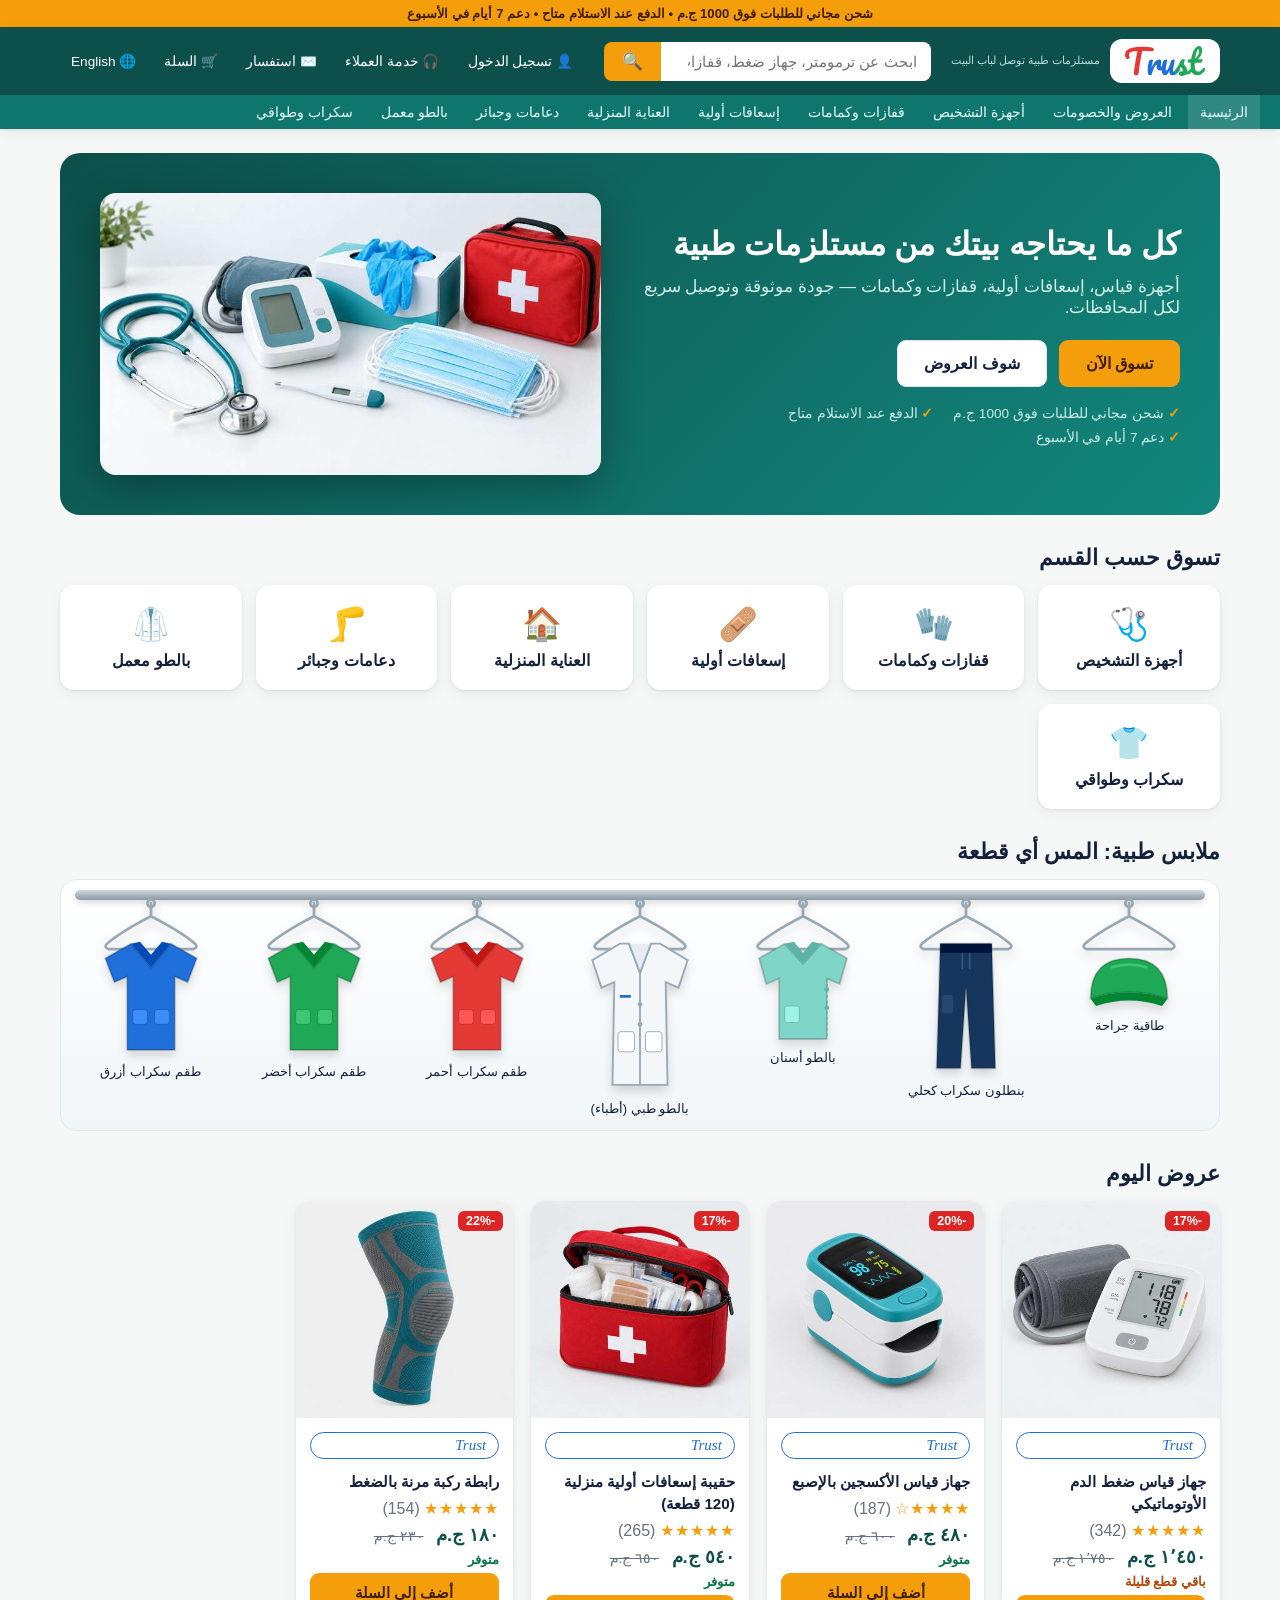
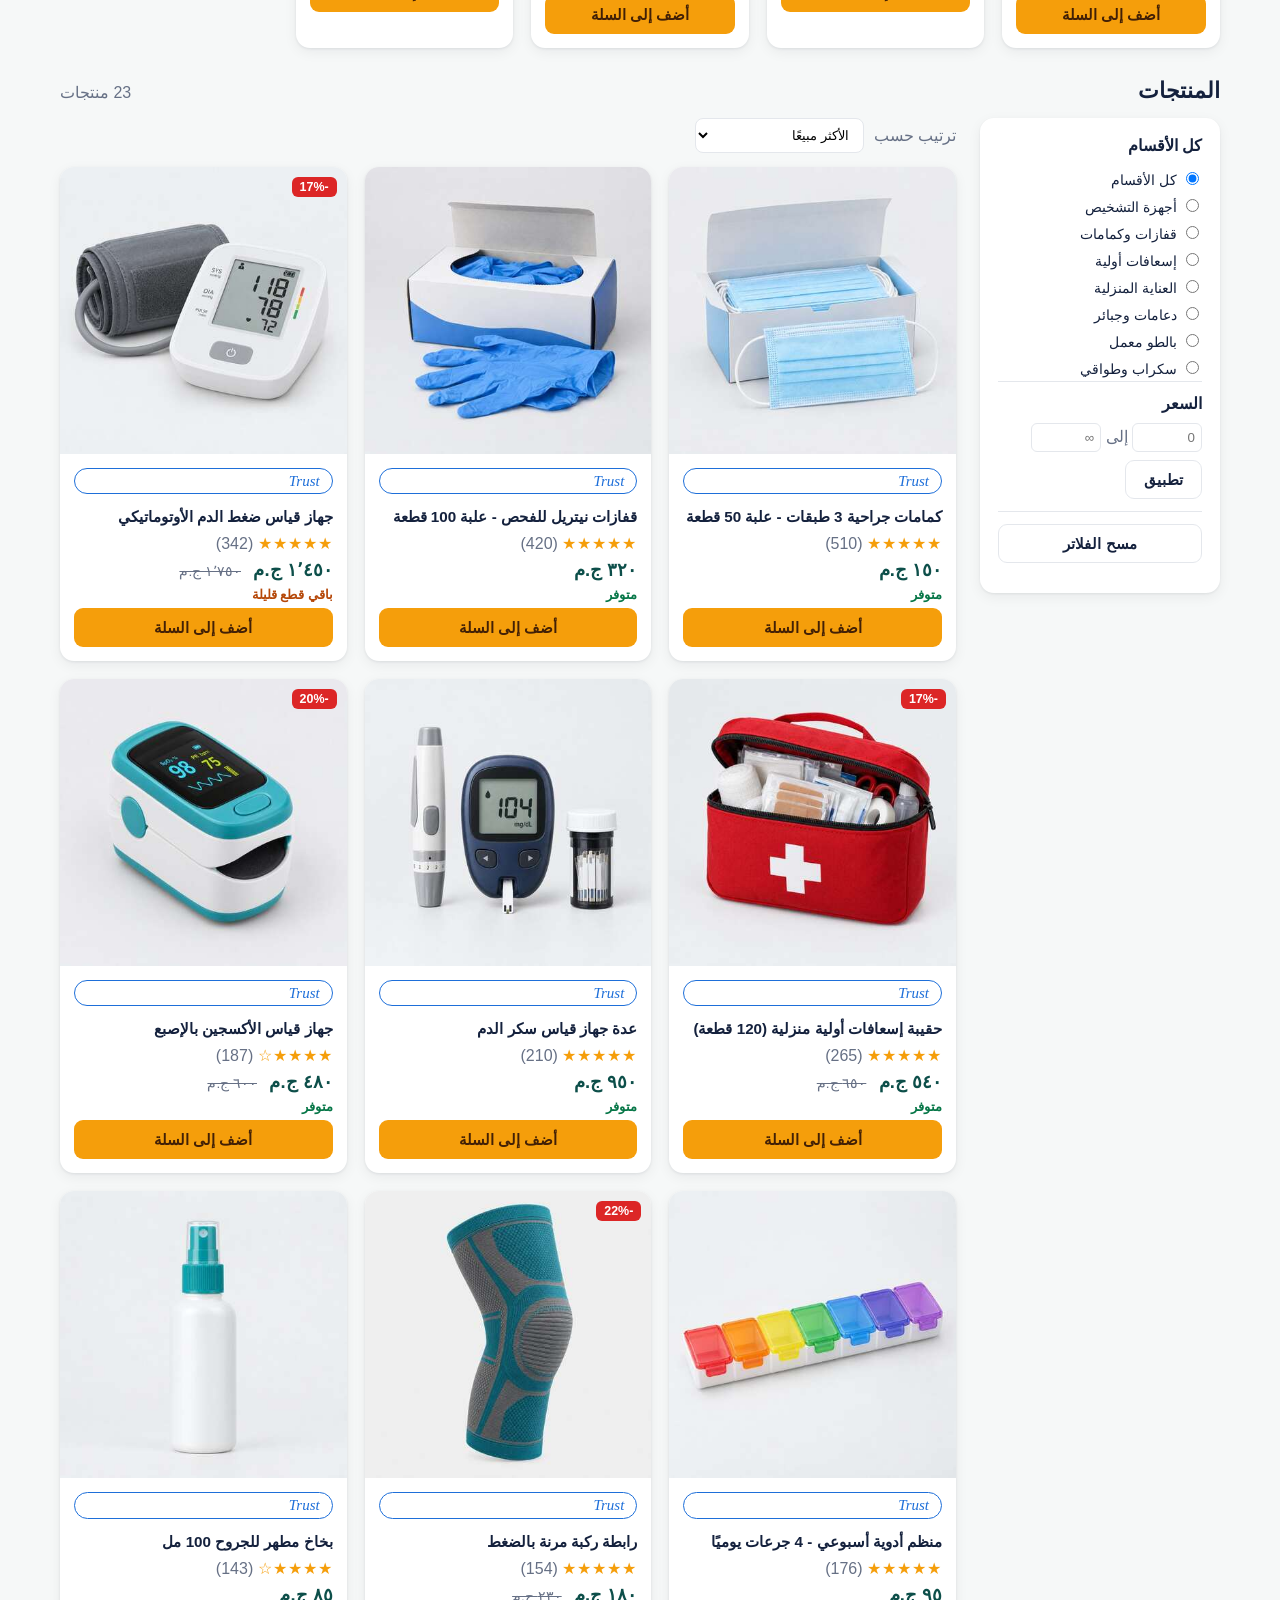
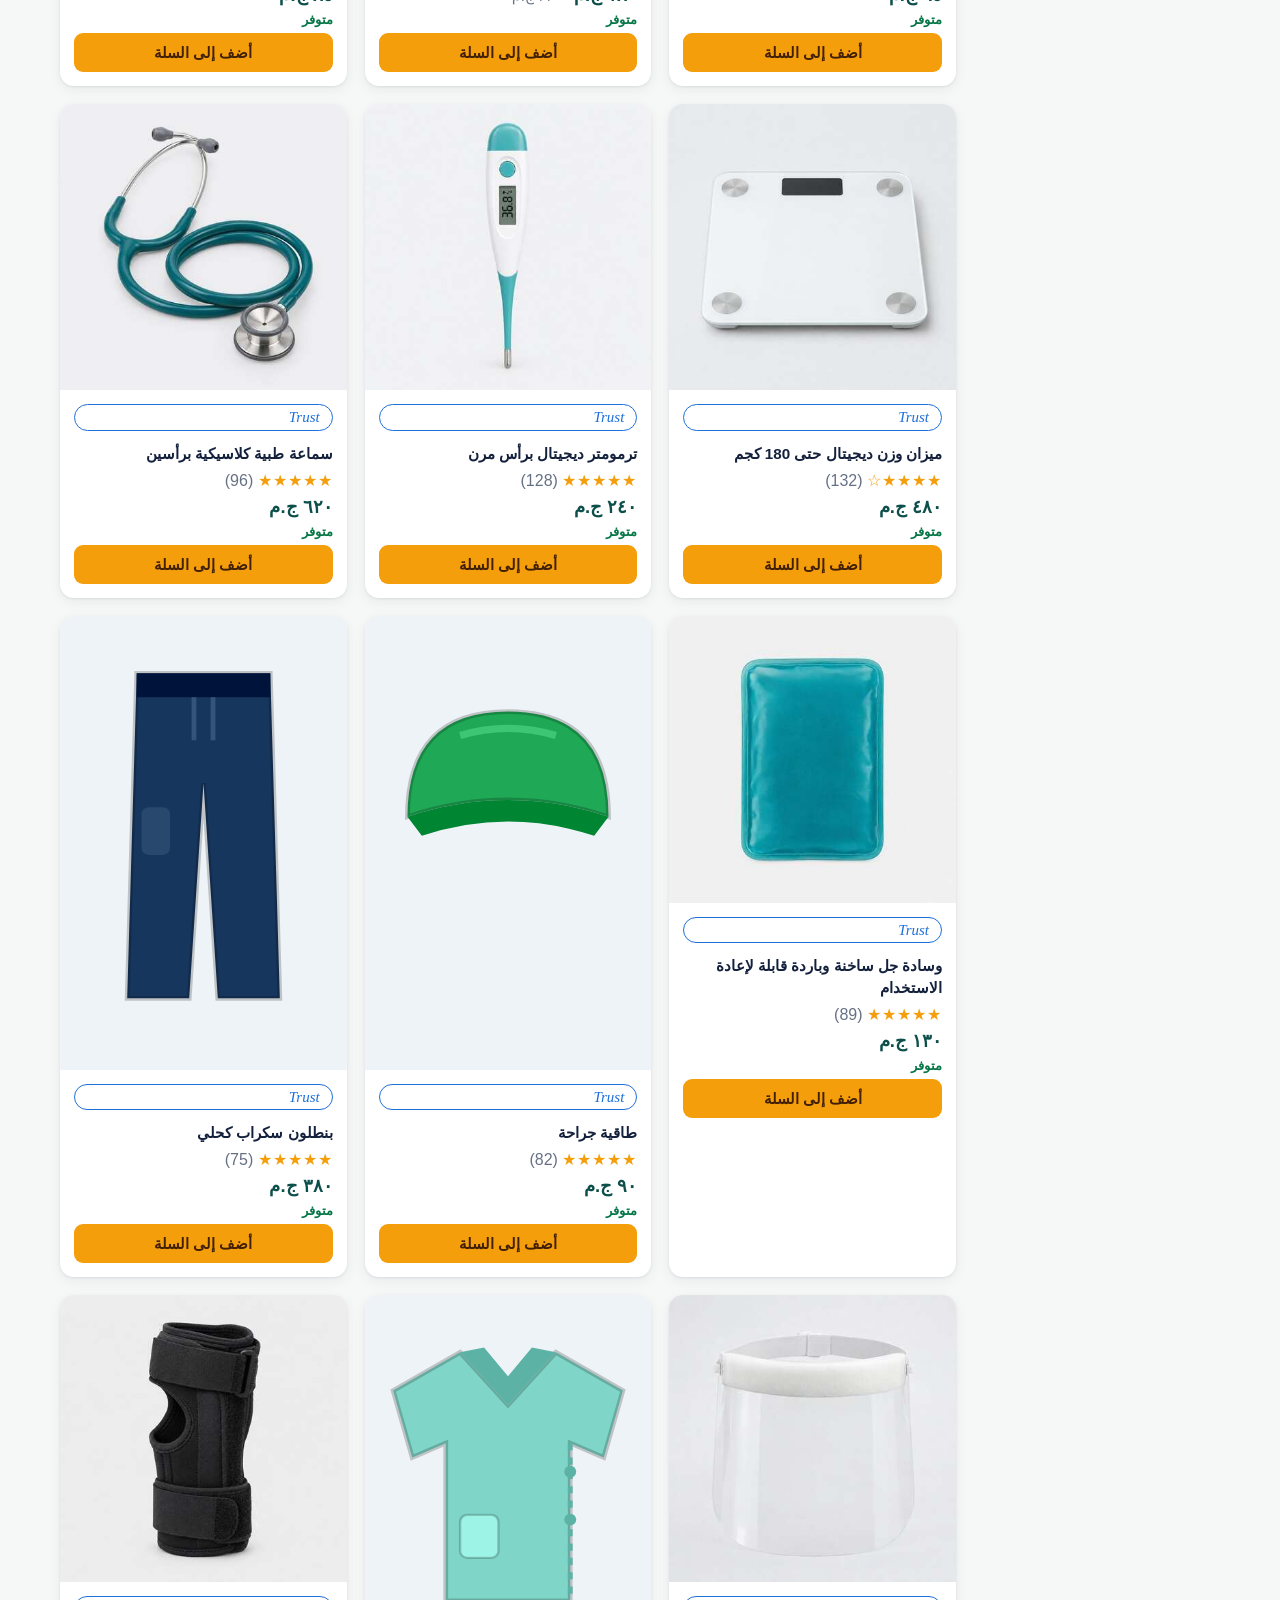
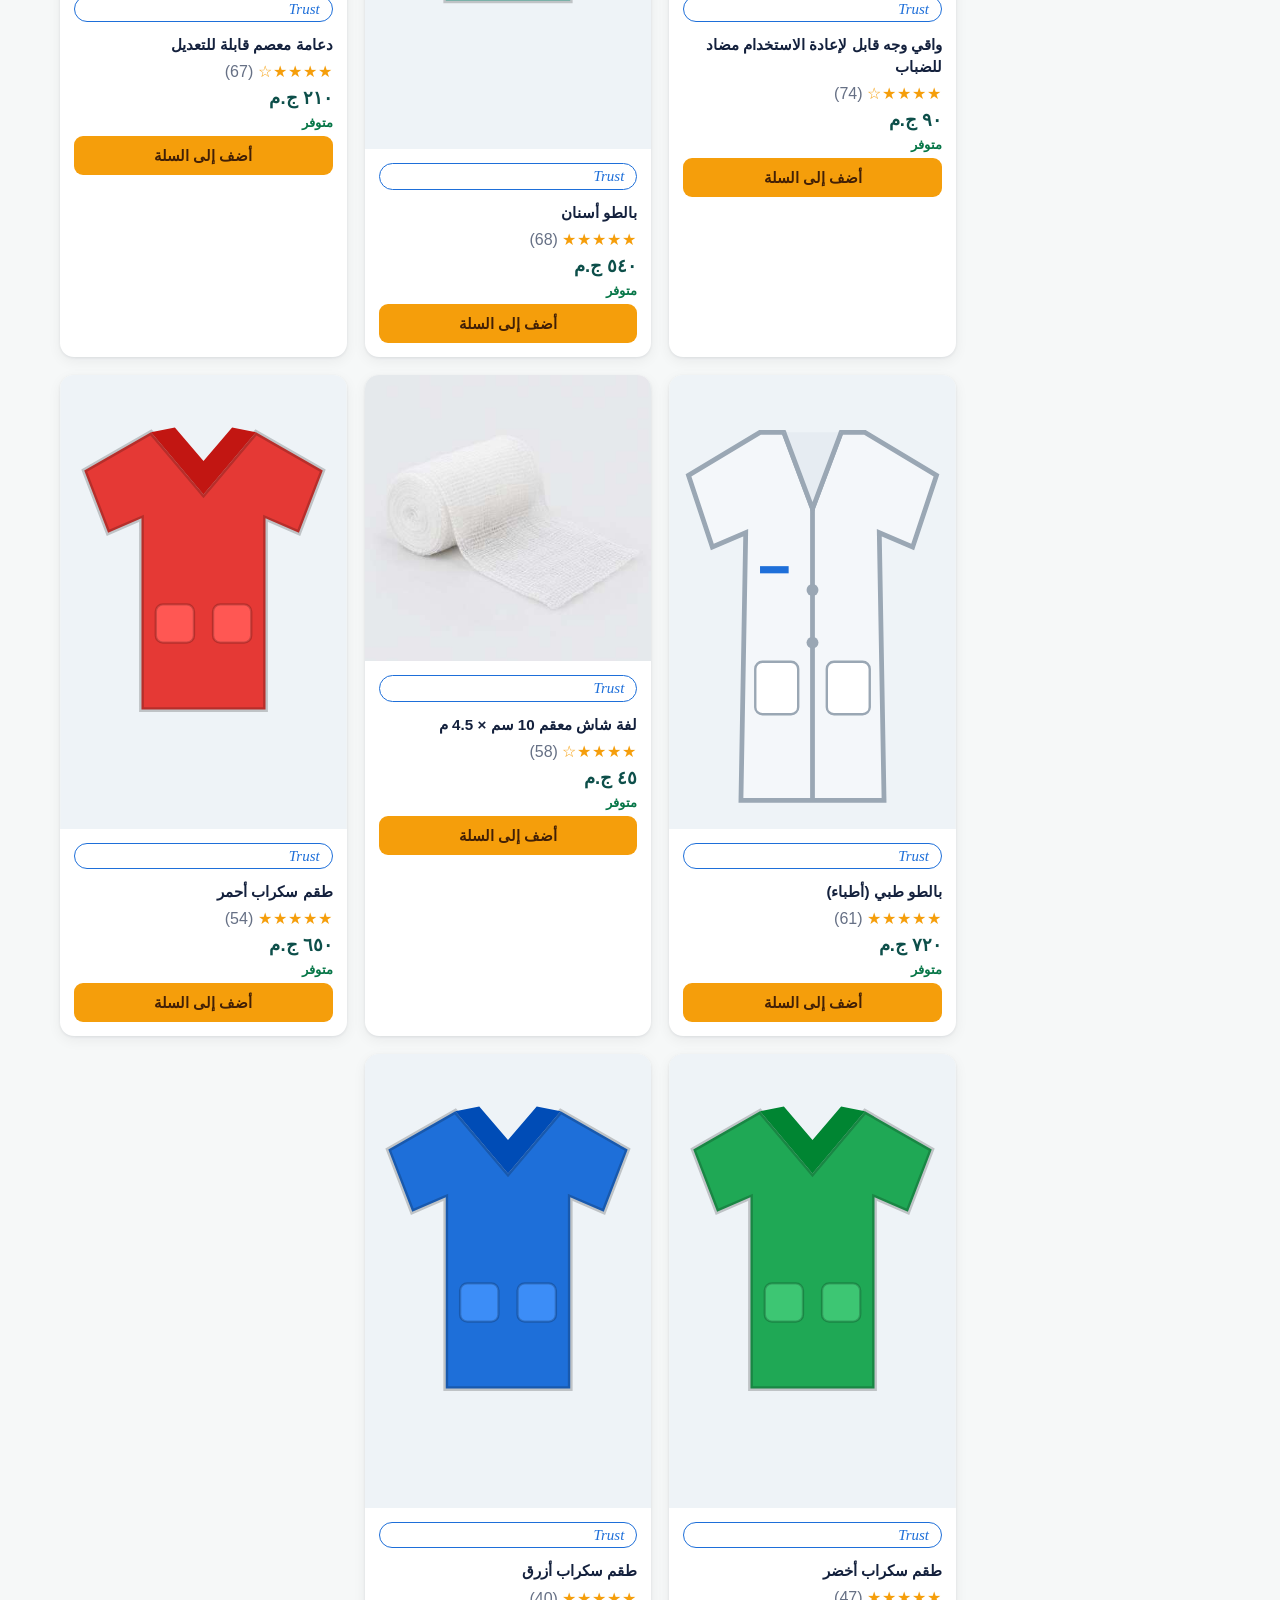
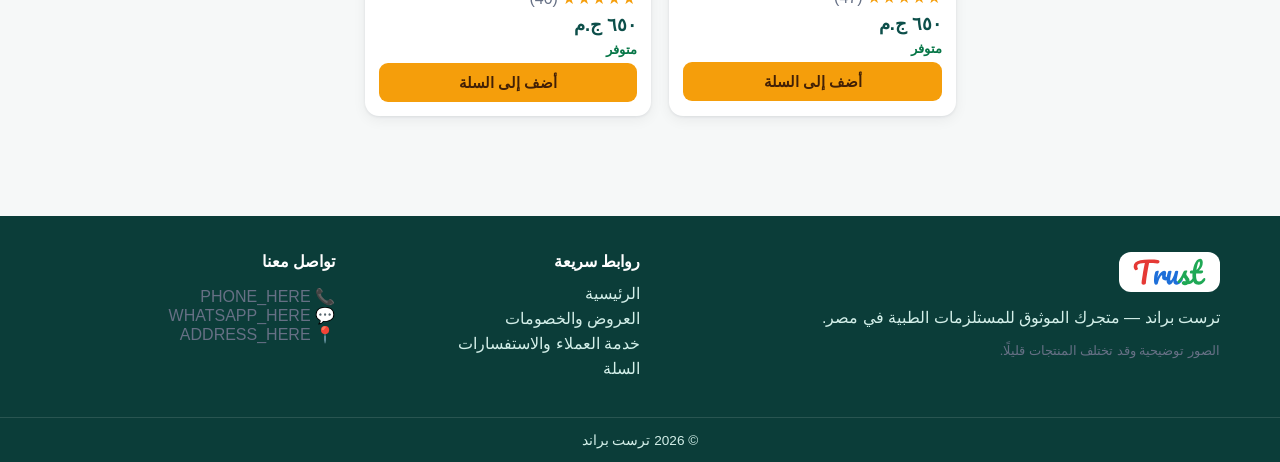
<file: index.html>
<!DOCTYPE html>
<html lang="ar" dir="rtl">
<head>
<meta charset="UTF-8">
<meta name="viewport" content="width=device-width, initial-scale=1">
<title>ترست براند | Trust Brand - مستلزمات طبية</title>
<link rel="icon" href="logo.svg">
<link rel="stylesheet" href="styles.css">
</head>
<body>
<div id="siteHeader"></div>
<main class="container">
  <section class="hero" id="heroSection">
    <div>
      <h1 id="heroTitle"></h1>
      <p id="heroSub"></p>
      <div style="display:flex;gap:12px;flex-wrap:wrap">
        <a href="#products" class="btn btn-primary btn-lg" id="heroShop"></a>
        <a href="#deals" class="btn btn-ghost btn-lg" id="heroDeals"></a>
      </div>
      <div class="hero-perks" id="heroPerks"></div>
    </div>
    <div class="hero-img"><img src="" id="heroImg" alt="Trust Brand medical supplies"></div>
  </section>

  <section>
    <div class="section-head"><h2 id="catTitle"></h2></div>
    <div class="cat-grid" id="catGrid"></div>
  </section>

  <section id="rail"><div class="section-head"><h2 id="railTitle"></h2></div><div id="railHost"></div></section>

  <section id="deals">
    <div class="section-head"><h2 id="dealsTitle"></h2></div>
    <div class="grid" id="dealsGrid"></div>
  </section>

  <section id="products">
    <div class="section-head"><h2 id="productsTitle"></h2><span class="muted" id="resultCount"></span></div>
    <div class="shop-layout">
      <aside class="filters" id="filtersPanel"></aside>
      <div>
        <div class="sort-row" id="sortRow"></div>
        <div class="grid" id="productGrid"></div>
      </div>
    </div>
  </section>
</main>
<div id="siteFooter"></div>

<script src="imgs1.js"></script><script src="imgs2.js"></script><script src="imgs3.js"></script>
<script src="data.js"></script>
<script src="i18n.js"></script>
<script src="store.js"></script><script src="rail.js"></script>
<script>
TB.mount('home');
document.getElementById('heroImg').src = TB.img('hero.jpg');

const params = new URLSearchParams(location.search);
let state = { q: params.get('q') || '', cat: params.get('cat') || '', min: '', max: '', sort: 'pop' };

document.getElementById('heroTitle').textContent = TB.t('heroTitle');
document.getElementById('heroSub').textContent = TB.t('heroSub');
document.getElementById('heroShop').textContent = TB.t('shopNow');
document.getElementById('heroDeals').textContent = TB.t('seeDeals');
document.getElementById('heroPerks').innerHTML = ['freeShipping','cod','support'].map(k => `<span>${TB.t(k)}</span>`).join('');
document.getElementById('catTitle').textContent = TB.t('categories');
document.getElementById('dealsTitle').textContent = TB.t('dealsTitle');

document.getElementById('catGrid').innerHTML = TB_CATEGORIES.map(c => `
  <a class="cat-tile" href="index.html?cat=${c.id}"><span class="ico">${c.icon}</span>${TB.lang()==='ar'?c.ar:c.en}</a>`).join('');

document.getElementById('railTitle').textContent = TB.lang()==='ar' ? 'ملابس طبية: المس أي قطعة' : 'Scrubs & lab coats: tap a garment';
TB.mountRail(document.getElementById('railHost'));
const deals = TB.products().filter(p => p.old);
document.getElementById('dealsGrid').innerHTML = deals.map(TB.productCard).join('');

function renderFilters() {
  const cats = TB_CATEGORIES;
  document.getElementById('filtersPanel').innerHTML = `
    <h3>${TB.t('allCategories')}</h3>
    <label><input type="radio" name="fcat" value="" ${state.cat===''?'checked':''}> ${TB.t('allCategories')}</label>
    ${cats.map(c => `<label><input type="radio" name="fcat" value="${c.id}" ${state.cat===c.id?'checked':''}> ${TB.lang()==='ar'?c.ar:c.en}</label>`).join('')}
    <div class="fgroup">
      <h3>${TB.t('filterPrice')}</h3>
      <input type="number" id="fmin" placeholder="0" min="0" value="${state.min}"> <span class="muted">${TB.t('to')}</span>
      <input type="number" id="fmax" placeholder="∞" min="0" value="${state.max}">
      <div style="margin-top:8px"><button class="btn btn-ghost" onclick="applyPrice()">${TB.t('apply')}</button></div>
    </div>
    <div class="fgroup"><button class="btn btn-ghost btn-block" onclick="clearFilters()">${TB.t('clearFilters')}</button></div>`;
  document.querySelectorAll('input[name=fcat]').forEach(r => r.onchange = () => { state.cat = r.value; render(); });
}
document.addEventListener('click', function (e) {
  const a = e.target.closest('a[href*="index.html?cat="]'); if (!a) return;
  e.preventDefault(); const c = new URL(a.href, location.href).searchParams.get('cat');
  state.cat = c || ''; state.q = ''; history.pushState(null, '', 'index.html?cat=' + c);
  renderFilters(); render(); document.getElementById('products').scrollIntoView({ behavior: 'smooth' });
});
function applyPrice() {
  state.min = document.getElementById('fmin').value;
  state.max = document.getElementById('fmax').value;
  render();
}
function clearFilters() {
  state = { q: '', cat: '', min: '', max: '', sort: 'pop' };
  history.replaceState(null, '', 'index.html');
  renderFilters(); render();
}
function renderSort() {
  document.getElementById('sortRow').innerHTML = `
    <label class="muted">${TB.t('sortBy')}</label>
    <select id="sortSel">
      <option value="pop">${TB.t('sortPop')}</option>
      <option value="priceAsc">${TB.t('sortPriceAsc')}</option>
      <option value="priceDesc">${TB.t('sortPriceDesc')}</option>
      <option value="rating">${TB.t('sortRating')}</option>
    </select>`;
  const sel = document.getElementById('sortSel');
  sel.value = state.sort;
  sel.onchange = () => { state.sort = sel.value; render(); };
}
function filtered() {
  let list = TB.products().slice();
  if (state.q) {
    const q = state.q.toLowerCase();
    list = list.filter(p => p.en.toLowerCase().includes(q) || p.ar.includes(state.q) || p.sku.toLowerCase().includes(q));
  }
  if (state.cat) list = list.filter(p => p.cat === state.cat);
  if (state.min !== '') list = list.filter(p => p.price >= Number(state.min));
  if (state.max !== '') list = list.filter(p => p.price <= Number(state.max));
  switch (state.sort) {
    case 'priceAsc': list.sort((a,b) => a.price - b.price); break;
    case 'priceDesc': list.sort((a,b) => b.price - a.price); break;
    case 'rating': list.sort((a,b) => b.rating - a.rating); break;
    default: list.sort((a,b) => b.reviews - a.reviews);
  }
  return list;
}
function render() {
  const list = filtered();
  document.getElementById('productsTitle').textContent =
    state.q ? `${TB.t('resultsFor')} "${state.q}"` : (state.cat ? TB.catName(state.cat) : TB.t('products'));
  const n = list.length;
  document.getElementById('resultCount').textContent = `${n} ${n === 1 ? TB.t('itemSingular') : TB.t('itemPlural')}`;
  document.getElementById('productGrid').innerHTML = n ? list.map(TB.productCard).join('') :
    `<div class="panel empty-state" style="grid-column:1/-1"><div class="big">🔍</div><p>${TB.t('noResults')}</p></div>`;
}
renderFilters(); renderSort(); render();
</script>
</body>
</html>
</file>
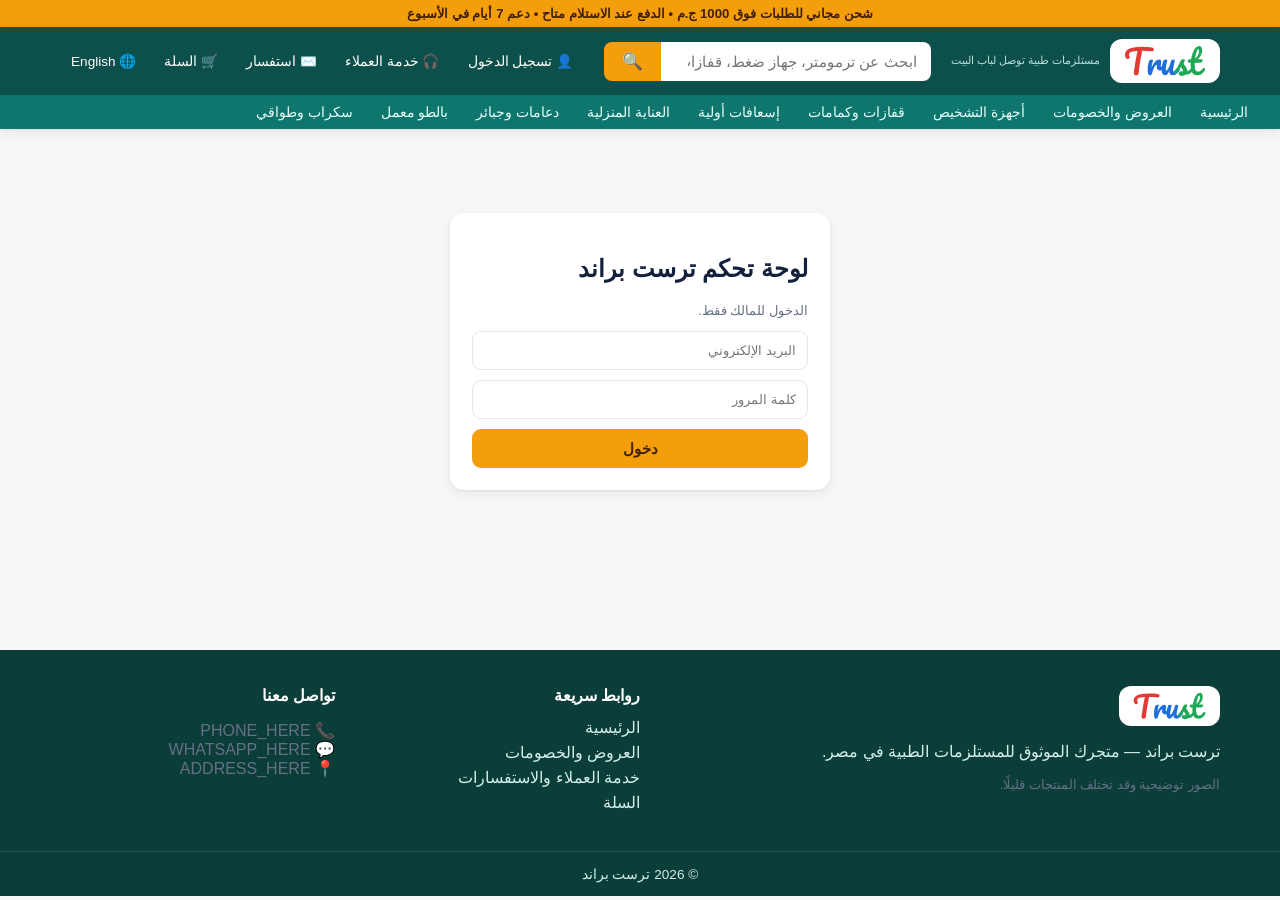
<file: admin.html>
<!DOCTYPE html>
<html lang="ar" dir="rtl">
<head>
<meta charset="UTF-8">
<meta name="viewport" content="width=device-width, initial-scale=1">
<title>ترست براند | لوحة التحكم</title>
<link rel="icon" href="logo.svg">
<link rel="stylesheet" href="styles.css">
<style>
.tabs{flex-wrap:wrap}
.tabs button .cnt{display:inline-block;min-width:18px;padding:0 5px;margin-inline-start:5px;border-radius:9px;background:#E53935;color:#fff;font-size:11px;line-height:18px}
.alert-row{display:flex;gap:10px;align-items:center;padding:10px 12px;border-radius:9px;margin-bottom:8px;background:#fff;border:1px solid var(--line)}
.alert-row.warn{border-color:#f0c36d;background:#fff8e6}.alert-row.bad{border-color:#f1a3a0;background:#fff0ef}.alert-row.ok{border-color:#a8dcb9;background:#effaf2}
.admin-table input[type=text],.admin-table input[type=number],.admin-table select{padding:5px;border:1px solid var(--line);border-radius:6px;max-width:130px}
.admin-table td{vertical-align:top}
.toolbar{display:flex;gap:8px;flex-wrap:wrap;align-items:center;margin:10px 0}
.toolbar input,.toolbar select{padding:7px;border:1px solid var(--line);border-radius:8px}
.tbl-wrap{overflow-x:auto}
.mini{font-size:12px}
.toast-ok{position:fixed;bottom:18px;inset-inline-start:18px;background:#17365D;color:#fff;padding:10px 16px;border-radius:9px;z-index:99}
</style>
</head>
<body>
<div id="siteHeader"></div>
<main class="container" id="main"><p class="muted">...</p></main>
<div id="siteFooter"></div>

<script src="imgs1.js"></script><script src="imgs2.js"></script><script src="imgs3.js"></script>
<script src="data.js"></script>
<script src="i18n.js"></script>
<script src="store.js"></script><script src="rail.js"></script>
<script>
TB.mount('');
const ar = TB.lang() === 'ar';
const L = (a, e) => ar ? a : e;
const ST = ['new', 'confirmed', 'packed', 'shipped', 'delivered', 'cancelled'];
const STL = { new: L('جديد', 'New'), confirmed: L('تم التأكيد', 'Confirmed'), packed: L('جاهز للشحن', 'Ready to ship'), shipped: L('مع شركة الشحن', 'Handed to courier'), delivered: L('تم التسليم', 'Delivered'), cancelled: L('ملغي', 'Cancelled') };
const GOVS = TB_STRINGS.ar.governates;
const GOVL = (g) => { const i = GOVS.indexOf(g); return i >= 0 ? TB.t('governates')[i] : g; };
const esc = TB.esc;
const D = { products: [], costs: {}, orders: [], staff: [], couriers: [], rules: [], inquiries: [] };
let tab = 'dash', filterStatus = '', lastNew = null, notifyOn = false;
const main = document.getElementById('main');

function toast(msg) { const t = document.createElement('div'); t.className = 'toast-ok'; t.textContent = msg; document.body.appendChild(t); setTimeout(() => t.remove(), 1800); }
function fail(e) { alert(L('تعذر الحفظ: ', 'Could not save: ') + (e && e.message ? e.message : e)); }

/* ---------- login ---------- */
function loginView(msg) {
  main.innerHTML = `<div class="panel admin-login">
    <h2>${L('لوحة تحكم ترست براند', 'Trust Brand admin')}</h2>
    <p class="muted small">${L('الدخول للمالك فقط.', 'Owner only.')}</p>
    ${msg ? `<p class="stock in">${msg}</p>` : ''}
    <form onsubmit="event.preventDefault(); adminLogin(this);">
      <input type="email" name="e" required autocomplete="username" placeholder="${L('البريد الإلكتروني', 'Email')}" style="width:100%;padding:11px;border:1px solid var(--line);border-radius:9px;margin-bottom:10px">
      <input type="password" name="pw" required autocomplete="current-password" placeholder="${L('كلمة المرور', 'Password')}" style="width:100%;padding:11px;border:1px solid var(--line);border-radius:9px;margin-bottom:10px">
      <button class="btn btn-primary btn-block">${L('دخول', 'Sign in')}</button>
    </form>
    <p class="field-error" id="linkErr" hidden></p>
  </div>`;
}
async function adminLogin(f) {
  const err = document.getElementById('linkErr'); err.hidden = true;
  try { await SB.signIn(f.e.value.trim(), f.pw.value); location.reload(); }
  catch (e) { err.textContent = L('بيانات الدخول غير صحيحة.', 'Wrong email or password.'); err.hidden = false; }
}
async function start() {
  await SB.ready;
  const acct = TB.account();
  if (!acct) return loginView();
  let isAdmin = false;
  try { const r = await SB.api('GET', 'admins?select=email'); isAdmin = r.length > 0; } catch (e) { isAdmin = false; }
  if (!isAdmin) {
    main.innerHTML = `<div class="panel admin-login"><h2>${L('هذا الحساب ليس مدير المتجر', 'This account is not a store admin')}</h2><p class="muted">${esc(acct.email)}</p><button class="btn btn-ghost" onclick="TB.signOut();location.reload()">${TB.t('signOut')}</button></div>`;
    return;
  }
  await loadAll();
  lastNew = D.orders.filter(o => o.status === 'new').length;
  render();
  setInterval(poll, 30000);
}
async function loadAll() {
  const [products, costs, orders, staff, couriers, rules, inquiries] = await Promise.all([
    SB.api('GET', 'products?select=*&order=sort'),
    SB.api('GET', 'product_costs?select=*'),
    SB.api('GET', 'orders?select=*&order=created_at.desc&limit=500'),
    SB.api('GET', 'staff?select=*&order=name'),
    SB.api('GET', 'couriers?select=*&order=name'),
    SB.api('GET', 'routing_rules?select=*&order=gov'),
    SB.api('GET', 'inquiries?select=*&order=created_at.desc&limit=100')
  ]);
  D.products = products; D.costs = {}; costs.forEach(c => D.costs[c.product_id] = c.cost == null ? null : Number(c.cost));
  D.orders = orders; D.staff = staff; D.couriers = couriers; D.rules = rules; D.inquiries = inquiries;
}
async function poll() {
  try {
    const orders = await SB.api('GET', 'orders?select=*&order=created_at.desc&limit=500');
    const products = await SB.api('GET', 'products?select=*&order=sort');
    D.orders = orders; D.products = products;
    const n = orders.filter(o => o.status === 'new').length;
    if (lastNew !== null && n > lastNew) notifyNew(n - lastNew);
    lastNew = n;
    if (!document.activeElement || !/INPUT|SELECT|TEXTAREA/.test(document.activeElement.tagName)) render();
  } catch (e) {}
}
function notifyNew(k) {
  try { const c = new (window.AudioContext || window.webkitAudioContext)(); const o = c.createOscillator(); o.connect(c.destination); o.frequency.value = 880; o.start(); setTimeout(() => { o.stop(); c.close(); }, 350); } catch (e) {}
  toast(L('طلب جديد: ' + k, 'New orders: ' + k));
  try { if (notifyOn && window.Notification && Notification.permission === 'granted') new Notification('Trust Brand', { body: L('وصل طلب جديد', 'New order received') }); } catch (e) {}
}

/* ---------- helpers ---------- */
const prodName = p => ar ? p.ar : p.en;
const pById = id => D.products.find(p => p.id === String(id).split('~')[0]);
const fmt = n => TB.fmt(n);
const money = n => n == null ? '-' : fmt(Math.round(n * 100) / 100);
function opts(list, sel, blank) { return (blank !== undefined ? `<option value="">${blank}</option>` : '') + list.map(x => { const v = Array.isArray(x) ? x[0] : x, l = Array.isArray(x) ? x[1] : x; return `<option value="${esc(v)}" ${String(v) === String(sel) ? 'selected' : ''}>${esc(l)}</option>`; }).join(''); }
function itemCost(it) { if (it.cost != null) return Number(it.cost); const c = D.costs[String(it.id).split('~')[0]]; return c == null ? null : c; }
function orderProfit(o) {
  let profit = 0, known = true, cost = 0;
  (o.items || []).forEach(it => { const c = itemCost(it); if (c == null) known = false; else { profit += it.qty * (it.price - c); cost += it.qty * c; } });
  return { profit, cost, known };
}
const active = o => o.status !== 'cancelled';
async function patchOrder(id, obj, reloadProducts) {
  try {
    await SB.api('PATCH', 'orders?id=eq.' + id, obj, 'return=minimal');
    const o = D.orders.find(x => x.id === id); Object.assign(o, obj);
    if (reloadProducts) { D.products = await SB.api('GET', 'products?select=*&order=sort'); TB_LS.removeItem('tb_pcache_v1'); }
    render(); toast(L('تم الحفظ', 'Saved'));
  } catch (e) { fail(e); }
}
function alertsList() {
  const A = [];
  const nNew = D.orders.filter(o => o.status === 'new').length;
  if (nNew) A.push(['bad', L(`${nNew} طلب جديد ينتظر التأكيد`, `${nNew} new order(s) waiting for confirmation`), 'orders']);
  const un = D.orders.filter(o => active(o) && o.status !== 'delivered' && !o.assigned_to).length;
  if (un) A.push(['warn', L(`${un} طلب بدون مسؤول`, `${un} order(s) not assigned`), 'assign']);
  const nr = D.orders.filter(o => active(o) && o.status !== 'delivered' && !o.route).length;
  if (nr) A.push(['warn', L(`${nr} طلب بدون توجيه`, `${nr} order(s) not routed`), 'routing']);
  const pk = D.orders.filter(o => o.status === 'packed').length;
  if (pk) A.push(['warn', L(`${pk} طلب جاهز ينتظر التسليم لشركة الشحن`, `${pk} order(s) ready, waiting for courier handoff`), 'shipping']);
  D.products.filter(p => p.active && p.stock === 0).forEach(p => A.push(['bad', L('نفد المخزون: ', 'Out of stock: ') + prodName(p), 'stock']));
  D.products.filter(p => p.active && p.stock > 0 && p.stock <= p.low_stock).forEach(p => A.push(['warn', L(`مخزون منخفض: ${prodName(p)} (${p.stock})`, `Low stock: ${prodName(p)} (${p.stock})`), 'stock']));
  const nc = D.products.filter(p => p.active && D.costs[p.id] == null).length;
  if (nc) A.push(['warn', L(`${nc} منتج بدون سعر تكلفة (دراسة الربح ناقصة)`, `${nc} product(s) without a cost price (profit study incomplete)`), 'pricing']);
  return A;
}

/* ---------- views ---------- */
function vDash() {
  const act = D.orders.filter(active);
  const revenue = act.reduce((s, o) => s + Number(o.total), 0);
  const profit = act.reduce((s, o) => s + orderProfit(o).profit, 0);
  const A = alertsList();
  return `<div class="stat-grid">
    <div class="stat"><div class="num">${D.orders.length}</div><div class="lbl">${L('كل الطلبات', 'All orders')}</div></div>
    <div class="stat"><div class="num">${D.orders.filter(o => o.status === 'new').length}</div><div class="lbl">${L('طلبات جديدة', 'New orders')}</div></div>
    <div class="stat"><div class="num">${fmt(revenue)}</div><div class="lbl">${L('الإيراد', 'Revenue')}</div></div>
    <div class="stat"><div class="num">${fmt(Math.round(profit))}</div><div class="lbl">${L('الربح التقديري (دون الشحن)', 'Estimated profit (excl. shipping)')}</div></div>
    <div class="stat"><div class="num">${D.products.filter(p => p.active && p.stock <= p.low_stock).length}</div><div class="lbl">${L('منتجات منخفضة المخزون', 'Low-stock products')}</div></div>
  </div>
  <h3>${L('التنبيهات', 'Alerts')}</h3>
  ${A.length ? A.map(a => `<div class="alert-row ${a[0]}"><span style="flex:1">${esc(a[1])}</span><button class="mini-btn" onclick="go('${a[2]}')">${L('فتح', 'Open')}</button></div>`).join('') : `<div class="alert-row ok">${L('كل شيء تمام', 'All clear')}</div>`}`;
}
function ordersTable(list, cols) {
  if (!list.length) return `<div class="panel empty-state"><div class="big">📦</div><p class="muted">${TB.t('noOrders')}</p></div>`;
  return `<div class="tbl-wrap"><table class="admin-table"><thead><tr><th>${L('الطلب', 'Order')}</th><th>${L('العميل', 'Customer')}</th><th>${L('المنتجات', 'Items')}</th><th>${L('الإجمالي', 'Total')}</th>${cols.map(c => `<th>${c.h}</th>`).join('')}</tr></thead><tbody>
  ${list.map(o => `<tr${o.status === 'new' ? ' style="background:#fff8e6"' : ''}>
    <td><strong>${o.number}</strong><br><span class="muted small">${new Date(o.created_at).toLocaleString(ar ? 'ar-EG' : 'en-EG')}</span></td>
    <td>${esc(o.customer.name)}<br><span class="muted small" dir="ltr">${esc(o.customer.phone)}</span><br><span class="muted small">${esc(GOVL(o.customer.gov))} - ${esc(o.customer.address)}</span></td>
    <td>${o.items.map(i => `${i.qty}× ${esc(ar ? i.name_ar : i.name_en)}`).join('<br>')}</td>
    <td><strong>${fmt(o.total)}</strong><br><span class="muted small">${L('الدفع عند الاستلام', 'Cash on delivery')}</span></td>
    ${cols.map(c => `<td>${c.f(o)}</td>`).join('')}</tr>`).join('')}
  </tbody></table></div>`;
}
const statusSel = o => `<span class="chip ${o.status}">${STL[o.status]}</span><br><select onchange="patchOrder('${o.id}',{status:this.value},true)">${opts(ST.map(s => [s, STL[s]]), o.status)}</select>`;
function vOrders() {
  const list = D.orders.filter(o => !filterStatus || o.status === filterStatus);
  return `<div class="toolbar"><label>${L('الحالة', 'Status')}</label><select onchange="filterStatus=this.value;render()">${opts(ST.map(s => [s, STL[s]]), filterStatus, L('الكل', 'All'))}</select><button class="btn btn-ghost" onclick="poll()">${L('تحديث', 'Refresh')}</button></div>`
    + ordersTable(list, [{ h: L('الحالة', 'Status'), f: statusSel }, { h: L('ملاحظات', 'Notes'), f: o => `<input type="text" value="${esc(o.notes || '')}" onchange="patchOrder('${o.id}',{notes:this.value})">` }]);
}
function routeNames() { return [...new Set(D.rules.map(r => r.route))]; }
function vRouting() {
  const rn = routeNames();
  return `<p class="muted small">${L('قواعد التوجيه: لكل محافظة، اختر جهة التجهيز. الطلبات الجديدة تُوجَّه تلقائيًا حسب القاعدة.', 'Routing rules: pick the fulfilment point for each governorate. New orders are routed automatically by these rules.')}</p>
  <form class="toolbar" onsubmit="event.preventDefault();addRoute(this)"><input name="route" required placeholder="${L('اسم جهة التجهيز (مثال: فرع الإسكندرية)', 'Fulfilment point name')}"><select name="gov" multiple size="4">${GOVS.map(g => `<option value="${esc(g)}">${esc(GOVL(g))}</option>`).join('')}</select><button class="btn btn-primary">${L('حفظ القاعدة للمحافظات المختارة', 'Save rule for selected governorates')}</button></form>
  <div class="tbl-wrap"><table class="admin-table"><thead><tr><th>${L('المحافظة', 'Governorate')}</th><th>${L('جهة التجهيز', 'Route')}</th><th></th></tr></thead><tbody>
  ${D.rules.map(r => `<tr><td>${esc(GOVL(r.gov))}</td><td>${esc(r.route)}</td><td><button class="mini-btn danger" onclick="delRule('${esc(r.gov)}')">${TB.t('del')}</button></td></tr>`).join('') || `<tr><td colspan="3" class="muted">${L('لا توجد قواعد بعد', 'No rules yet')}</td></tr>`}</tbody></table></div>
  <div class="toolbar"><button class="btn btn-ghost" onclick="autoRoute()">${L('توجيه الطلبات غير الموجهة حسب القواعد', 'Route unrouted orders by the rules')}</button></div>
  <h3>${L('توجيه الطلبات', 'Order routing')}</h3>`
  + ordersTable(D.orders.filter(o => active(o) && o.status !== 'delivered'), [{ h: L('جهة التجهيز', 'Route'), f: o => `<select onchange="patchOrder('${o.id}',{route:this.value||null})">${opts(rn, o.route, L('غير موجه', 'Unrouted'))}</select>` }]);
}
async function addRoute(f) {
  const govs = [...f.gov.selectedOptions].map(o => o.value); if (!govs.length) return alert(L('اختر محافظة واحدة على الأقل', 'Select at least one governorate'));
  try { await SB.api('POST', 'routing_rules', govs.map(g => ({ gov: g, route: f.route.value.trim() })), 'resolution=merge-duplicates,return=minimal'); D.rules = await SB.api('GET', 'routing_rules?select=*&order=gov'); render(); } catch (e) { fail(e); }
}
async function delRule(g) { try { await SB.api('DELETE', 'routing_rules?gov=eq.' + encodeURIComponent(g)); D.rules = D.rules.filter(r => r.gov !== g); render(); } catch (e) { fail(e); } }
async function autoRoute() {
  try {
    for (const o of D.orders.filter(o => active(o) && !o.route)) { const r = D.rules.find(r => r.gov === o.customer.gov); if (r) { await SB.api('PATCH', 'orders?id=eq.' + o.id, { route: r.route }, 'return=minimal'); o.route = r.route; } }
    render(); toast(L('تم التوجيه', 'Routed'));
  } catch (e) { fail(e); }
}
async function saveProd(id, obj, noRender) {
  try {
    await SB.api('PATCH', 'products?id=eq.' + encodeURIComponent(id), obj, 'return=minimal');
    Object.assign(D.products.find(p => p.id === id), obj); TB_LS.removeItem('tb_pcache_v1');
    if (!noRender) render(); toast(L('تم الحفظ', 'Saved'));
  } catch (e) { fail(e); }
}
function vStock() {
  const list = D.products.slice().sort((a, b) => a.stock - b.stock);
  return `<p class="muted small">${L('المخزون يُخصم تلقائيًا عند الطلب ويُعاد عند إلغائه.', 'Stock is deducted automatically on order and restored when an order is cancelled.')}</p><div class="tbl-wrap"><table class="admin-table"><thead><tr><th>${L('المنتج', 'Product')}</th><th>SKU</th><th>${L('المخزون', 'In stock')}</th><th>${L('حد التنبيه', 'Alert at')}</th><th>${L('الحالة', 'Status')}</th><th></th></tr></thead><tbody>
  ${list.map(p => { const cls = p.stock === 0 ? 'out' : (p.stock <= p.low_stock ? 'low' : 'ok'); const lbl = p.stock === 0 ? TB.t('outOfStock') : (p.stock <= p.low_stock ? TB.t('lowStock') : TB.t('inStock')); return `<tr>
    <td><strong>${esc(prodName(p))}</strong>${p.active ? '' : ` <span class="muted small">(${L('مخفي', 'hidden')})</span>`}</td><td class="muted">${esc(p.sku)}</td>
    <td><input type="number" min="0" value="${p.stock}" onchange="saveProd('${p.id}',{stock:Math.max(0,parseInt(this.value)||0)})"></td>
    <td><input type="number" min="0" value="${p.low_stock}" onchange="saveProd('${p.id}',{low_stock:Math.max(0,parseInt(this.value)||0)})"></td>
    <td><span class="chip ${cls}">${lbl}</span></td>
    <td><button class="mini-btn" onclick="saveProd('${p.id}',{stock:${p.stock}+10})">+10</button> <button class="mini-btn" onclick="saveProd('${p.id}',{stock:${p.stock}+50})">+50</button></td></tr>`; }).join('')}</tbody></table></div>`;
}
async function saveCost(id, v) {
  try {
    if (v === '' || isNaN(Number(v))) { await SB.api('DELETE', 'product_costs?product_id=eq.' + encodeURIComponent(id)); D.costs[id] = null; }
    else { await SB.api('POST', 'product_costs', { product_id: id, cost: Number(v) }, 'resolution=merge-duplicates,return=minimal'); D.costs[id] = Number(v); }
    render(); toast(L('تم الحفظ', 'Saved'));
  } catch (e) { fail(e); }
}
function vPricing() {
  return `<p class="muted small">${L('سعر التكلفة يظهر لك فقط. اتركه فارغًا إذا لم تعرفه، ولن يُحسب ربح هذا المنتج.', 'Cost price is visible only to you. Leave blank if unknown; profit for that product is then not counted.')}</p>
  <div class="toolbar"><label>${L('تغيير أسعار قسم بنسبة %', 'Change category prices by %')}</label><select id="bcat">${TB_CATEGORIES.map(c => `<option value="${c.id}">${esc(ar ? c.ar : c.en)}</option>`).join('')}</select><input id="bpct" type="number" step="0.5" placeholder="10 / -5" style="width:90px"><button class="btn btn-ghost" onclick="bulkPrice()">${L('تطبيق', 'Apply')}</button></div>
  <div class="tbl-wrap"><table class="admin-table"><thead><tr><th>${L('المنتج', 'Product')}</th><th>${L('سعر البيع', 'Price')}</th><th>${L('السعر قبل الخصم', 'Old price')}</th><th>${L('التكلفة', 'Cost')}</th><th>${L('هامش الربح', 'Margin')}</th></tr></thead><tbody>
  ${D.products.map(p => { const c = D.costs[p.id]; const m = c == null ? '-' : Math.round((p.price - c) / p.price * 100) + '% (' + fmt(p.price - c) + ')'; return `<tr><td><strong>${esc(prodName(p))}</strong></td>
    <td><input type="number" min="1" value="${p.price}" onchange="saveProd('${p.id}',{price:Math.max(1,Number(this.value)||1)})"></td>
    <td><input type="number" min="0" value="${p.old_price == null ? '' : p.old_price}" onchange="saveProd('${p.id}',{old_price:this.value===''?null:Number(this.value)})"></td>
    <td><input type="number" min="0" value="${c == null ? '' : c}" onchange="saveCost('${p.id}',this.value)"></td><td>${m}</td></tr>`; }).join('')}</tbody></table></div>`;
}
async function bulkPrice() {
  const cat = document.getElementById('bcat').value, pct = Number(document.getElementById('bpct').value);
  if (!pct) return;
  if (!confirm(L('تغيير الأسعار بنسبة ' + pct + '%؟', 'Change prices by ' + pct + '%?'))) return;
  try { for (const p of D.products.filter(p => p.cat === cat)) await saveProd(p.id, { price: Math.max(1, Math.round(p.price * (1 + pct / 100))) }, true); render(); } catch (e) { fail(e); }
}
function vProfit() {
  const act = D.orders.filter(active);
  const per = {};
  act.forEach(o => o.items.forEach(it => { const id = String(it.id).split('~')[0]; const x = per[id] || (per[id] = { id, units: 0, rev: 0, cost: 0, miss: false }); x.units += it.qty; x.rev += it.qty * it.price; const c = itemCost(it); if (c == null) x.miss = true; else x.cost += it.qty * c; }));
  const tot = act.reduce((a, o) => { const p = orderProfit(o); a.rev += Number(o.subtotal); a.profit += p.profit; a.miss = a.miss || !p.known; return a; }, { rev: 0, profit: 0, miss: false });
  return `<p class="muted small">${L('الربح = سعر البيع − التكلفة لكل قطعة (الشحن غير محسوب). الطلبات الملغاة لا تُحسب.', 'Profit = selling price − cost per unit (shipping not counted). Cancelled orders are excluded.')}</p>
  <div class="stat-grid"><div class="stat"><div class="num">${fmt(tot.rev)}</div><div class="lbl">${L('مبيعات المنتجات', 'Product sales')}</div></div><div class="stat"><div class="num">${fmt(Math.round(tot.profit))}</div><div class="lbl">${L('الربح', 'Profit')}${tot.miss ? ' *' : ''}</div></div><div class="stat"><div class="num">${tot.rev ? Math.round(tot.profit / tot.rev * 100) + '%' : '-'}</div><div class="lbl">${L('الهامش', 'Margin')}</div></div></div>
  ${tot.miss ? `<p class="field-error">* ${L('بعض المنتجات بلا تكلفة، فالربح الحقيقي قد يكون أقل. أدخل التكلفة في تبويب التسعير.', 'Some items have no cost, so real profit may differ. Enter costs in the Pricing tab.')}</p>` : ''}
  <h3>${L('لكل منتج', 'Per product')}</h3><div class="tbl-wrap"><table class="admin-table"><thead><tr><th>${L('المنتج', 'Product')}</th><th>${L('الوحدات', 'Units')}</th><th>${L('المبيعات', 'Sales')}</th><th>${L('التكلفة', 'Cost')}</th><th>${L('الربح', 'Profit')}</th></tr></thead><tbody>
  ${Object.values(per).map(x => { const p = pById(x.id); return `<tr><td>${esc(p ? prodName(p) : x.id)}</td><td>${x.units}</td><td>${fmt(x.rev)}</td><td>${x.miss ? L('ناقصة', 'missing') : fmt(x.cost)}</td><td>${x.miss ? '-' : fmt(x.rev - x.cost)}</td></tr>`; }).join('') || `<tr><td colspan="5" class="muted">${L('لا مبيعات بعد', 'No sales yet')}</td></tr>`}</tbody></table></div>
  <h3>${L('لكل طلب', 'Per order')}</h3><div class="tbl-wrap"><table class="admin-table"><thead><tr><th>${L('الطلب', 'Order')}</th><th>${L('المبيعات', 'Sales')}</th><th>${L('التكلفة', 'Cost')}</th><th>${L('الربح', 'Profit')}</th></tr></thead><tbody>
  ${act.map(o => { const p = orderProfit(o); return `<tr><td>${o.number}</td><td>${fmt(o.subtotal)}</td><td>${p.known ? fmt(p.cost) : L('ناقصة', 'missing')}</td><td>${p.known ? fmt(p.profit) : '-'}</td></tr>`; }).join('')}</tbody></table></div>`;
}
function vAssign() {
  const names = D.staff.filter(s => s.active).map(s => s.name);
  const counts = {}; D.orders.filter(o => active(o) && o.status !== 'delivered' && o.assigned_to).forEach(o => counts[o.assigned_to] = (counts[o.assigned_to] || 0) + 1);
  return `<form class="toolbar" onsubmit="event.preventDefault();addStaff(this)"><input name="name" required placeholder="${L('اسم الموظف', 'Team member name')}"><input name="role" placeholder="${L('الدور (اختياري)', 'Role (optional)')}"><button class="btn btn-primary">${L('إضافة', 'Add')}</button></form>
  <div class="toolbar">${D.staff.map(s => `<span class="chip">${esc(s.name)}${s.role ? ' · ' + esc(s.role) : ''} (${counts[s.name] || 0}) <a href="#" onclick="event.preventDefault();delStaff('${s.id}')">✕</a></span>`).join('') || `<span class="muted small">${L('أضف أعضاء الفريق أولًا', 'Add team members first')}</span>`}</div>
  <div class="toolbar"><button class="btn btn-ghost" onclick="roundRobin()">${L('توزيع الطلبات غير المسندة بالتساوي', 'Spread unassigned orders evenly')}</button></div>`
  + ordersTable(D.orders.filter(o => active(o) && o.status !== 'delivered'), [{ h: L('المسؤول', 'Assigned to'), f: o => `<select onchange="patchOrder('${o.id}',{assigned_to:this.value||null})">${opts(names, o.assigned_to, L('غير مسند', 'Unassigned'))}</select>` }, { h: L('الحالة', 'Status'), f: o => `<span class="chip ${o.status}">${STL[o.status]}</span>` }]);
}
async function addStaff(f) { try { await SB.api('POST', 'staff', { name: f.name.value.trim(), role: f.role.value.trim() || null }, 'return=minimal'); D.staff = await SB.api('GET', 'staff?select=*&order=name'); render(); } catch (e) { fail(e); } }
async function delStaff(id) { if (!confirm('?')) return; try { await SB.api('DELETE', 'staff?id=eq.' + id); D.staff = D.staff.filter(s => s.id !== id); render(); } catch (e) { fail(e); } }
async function roundRobin() {
  const names = D.staff.filter(s => s.active).map(s => s.name); if (!names.length) return alert(L('أضف موظفين أولًا', 'Add team members first'));
  const load = {}; names.forEach(n => load[n] = D.orders.filter(o => active(o) && o.status !== 'delivered' && o.assigned_to === n).length);
  try {
    for (const o of D.orders.filter(o => active(o) && o.status !== 'delivered' && !o.assigned_to).reverse()) {
      const n = names.sort((a, b) => load[a] - load[b])[0]; load[n]++;
      await SB.api('PATCH', 'orders?id=eq.' + o.id, { assigned_to: n }, 'return=minimal'); o.assigned_to = n;
    }
    render(); toast(L('تم التوزيع', 'Assigned'));
  } catch (e) { fail(e); }
}
function vAlerts() {
  const A = alertsList();
  return `<div class="toolbar"><button class="btn btn-ghost" onclick="enableNotify()">${L('تفعيل إشعارات المتصفح للطلبات الجديدة', 'Enable browser notifications for new orders')}</button><span class="muted small">${L('الصفحة تتحقق من الطلبات كل 30 ثانية وتصدر صوتًا عند وصول طلب جديد وهي مفتوحة.', 'This page checks every 30 seconds and beeps on a new order while it is open.')}</span></div>`
    + (A.length ? A.map(a => `<div class="alert-row ${a[0]}"><span style="flex:1">${esc(a[1])}</span><button class="mini-btn" onclick="go('${a[2]}')">${L('فتح', 'Open')}</button></div>`).join('') : `<div class="alert-row ok">${L('لا توجد تنبيهات', 'No alerts')}</div>`);
}
async function enableNotify() { try { const r = await Notification.requestPermission(); notifyOn = r === 'granted'; toast(notifyOn ? L('تم التفعيل', 'Enabled') : L('لم يتم السماح', 'Not allowed')); } catch (e) { alert(L('المتصفح لا يدعم الإشعارات', 'Notifications not supported')); } }
function vShipping() {
  const cn = D.couriers.filter(c => c.active).map(c => c.name);
  const queue = D.orders.filter(o => ['confirmed', 'packed', 'shipped'].includes(o.status));
  return `<p class="muted small">${L('تسليم الطلبات لشركة الشحن: اختر الشركة ورقم التتبع ثم "تسليم". صدّر ملف CSV لإرساله لشركة الشحن. الربط المباشر بنظام شركة الشحن يُضاف بعد تحديد الشركة.', 'Hand orders to a courier: pick the courier and tracking number, then "Hand off". Export a CSV to send to the courier. Direct courier system integration is added once a courier is chosen.')}</p>
  <form class="toolbar" onsubmit="event.preventDefault();addCourier(this)"><input name="name" required placeholder="${L('اسم شركة الشحن', 'Courier name')}"><button class="btn btn-primary">${L('إضافة', 'Add')}</button> ${D.couriers.map(c => `<span class="chip">${esc(c.name)} <a href="#" onclick="event.preventDefault();delCourier('${esc(c.name)}')">✕</a></span>`).join('')}</form>
  <div class="toolbar"><button class="btn btn-ghost" onclick="exportCsv('packed')">${L('تصدير CSV للجاهز للشحن', 'Export CSV: ready to ship')}</button><button class="btn btn-ghost" onclick="exportCsv('all')">${L('تصدير CSV لكل الطلبات المفتوحة', 'Export CSV: all open orders')}</button></div>`
  + ordersTable(queue, [
    { h: L('الحالة', 'Status'), f: statusSel },
    { h: L('الشحن', 'Shipping'), f: o => `<select onchange="patchOrder('${o.id}',{courier:this.value||null})">${opts(cn, o.courier, L('اختر الشركة', 'Pick courier'))}</select><br><input type="text" placeholder="${L('رقم التتبع', 'Tracking no.')}" value="${esc(o.tracking || '')}" onchange="patchOrder('${o.id}',{tracking:this.value||null})"><br>${o.status !== 'shipped' && o.status !== 'delivered' ? `<button class="mini-btn" onclick="handoff('${o.id}')">${L('تسليم لشركة الشحن', 'Hand off')}</button>` : ''}` }]);
}
async function addCourier(f) { try { await SB.api('POST', 'couriers', { name: f.name.value.trim() }, 'resolution=merge-duplicates,return=minimal'); D.couriers = await SB.api('GET', 'couriers?select=*&order=name'); render(); } catch (e) { fail(e); } }
async function delCourier(n) { try { await SB.api('DELETE', 'couriers?name=eq.' + encodeURIComponent(n)); D.couriers = D.couriers.filter(c => c.name !== n); render(); } catch (e) { fail(e); } }
function handoff(id) { const o = D.orders.find(x => x.id === id); if (!o.courier) return alert(L('اختر شركة الشحن أولًا', 'Pick a courier first')); patchOrder(id, { status: 'shipped' }); }
function exportCsv(kind) {
  const rows = D.orders.filter(o => kind === 'packed' ? o.status === 'packed' : ['confirmed', 'packed', 'shipped'].includes(o.status));
  const q = v => '"' + String(v == null ? '' : v).replace(/"/g, '""') + '"';
  const head = ['order', 'name', 'phone', 'governorate', 'address', 'items', 'cod_amount_egp', 'courier', 'tracking', 'notes'];
  const lines = [head.join(',')].concat(rows.map(o => [o.number, o.customer.name, o.customer.phone, o.customer.gov, o.customer.address, o.items.map(i => i.qty + 'x ' + i.name_en).join(' | '), o.total, o.courier, o.tracking, o.notes].map(q).join(',')));
  const blob = new Blob(['\ufeff' + lines.join('\n')], { type: 'text/csv;charset=utf-8' });
  const a = document.createElement('a'); a.href = URL.createObjectURL(blob); a.download = 'orders-' + new Date().toISOString().slice(0, 10) + '.csv'; document.body.appendChild(a); a.click(); a.remove();
  toast(rows.length + ' ' + L('طلب', 'orders'));
}
function readImage(file, cb) {
  const r = new FileReader();
  r.onload = () => { const im = new Image(); im.onload = () => {
    const s = Math.min(1, 640 / Math.max(im.width, im.height));
    const c = document.createElement('canvas'); c.width = im.width * s; c.height = im.height * s;
    c.getContext('2d').drawImage(im, 0, 0, c.width, c.height); cb(c.toDataURL('image/jpeg', 0.8));
  }; im.src = r.result; };
  r.readAsDataURL(file);
}
function vProducts() {
  return `<form class="add-form" onsubmit="event.preventDefault(); addProduct(this);">
    <div><label>${TB.t('nameAr')}</label><input name="ar" required></div>
    <div><label>${TB.t('nameEn')}</label><input name="en" required></div>
    <div><label>${TB.t('category')}</label><select name="cat">${TB_CATEGORIES.map(c => `<option value="${c.id}">${esc(ar ? c.ar : c.en)}</option>`).join('')}</select></div>
    <div><label>${TB.t('price')} (${TB.t('egp')})</label><input name="price" type="number" min="1" required></div>
    <div><label>${TB.t('stock')}</label><input name="stock" type="number" min="0" required></div>
    <div><label>${L('صورة المنتج', 'Product photo')}</label><input name="photo" type="file" accept="image/*"></div>
    <div><button class="btn btn-primary">${TB.t('addProduct')}</button></div></form>
  <div class="tbl-wrap"><table class="admin-table"><thead><tr><th></th><th>${L('الاسم', 'Name')}</th><th>${L('القسم', 'Category')}</th><th>${L('ظاهر في المتجر', 'Visible')}</th><th>${L('الصورة', 'Photo')}</th><th></th></tr></thead><tbody>
  ${D.products.map(p => `<tr><td><img src="${esc(TB.img(p.img))}" alt="" style="width:46px;height:46px;object-fit:cover" onerror="this.style.visibility='hidden'"></td>
    <td><input type="text" value="${esc(p.ar)}" onchange="saveProd('${p.id}',{ar:this.value})"><br><input type="text" value="${esc(p.en)}" onchange="saveProd('${p.id}',{en:this.value})"></td>
    <td><select onchange="saveProd('${p.id}',{cat:this.value})">${opts(TB_CATEGORIES.map(c => [c.id, ar ? c.ar : c.en]), p.cat)}</select></td>
    <td><input type="checkbox" ${p.active ? 'checked' : ''} onchange="saveProd('${p.id}',{active:this.checked})"></td>
    <td><input type="file" accept="image/*" onchange="changePhoto('${p.id}',this)"></td>
    <td><button class="mini-btn danger" onclick="delProduct('${p.id}')">${TB.t('del')}</button></td></tr>`).join('')}</tbody></table></div>`;
}
function changePhoto(id, inp) { if (inp.files[0]) readImage(inp.files[0], url => saveProd(id, { img: url })); }
async function delProduct(id) { if (!confirm(L('حذف المنتج نهائيًا؟ (يمكنك بدل ذلك إخفاءه)', 'Delete this product for good? (You can hide it instead)'))) return; try { await SB.api('DELETE', 'products?id=eq.' + encodeURIComponent(id)); D.products = D.products.filter(p => p.id !== id); TB_LS.removeItem('tb_pcache_v1'); render(); } catch (e) { fail(e); } }
function addProduct(f) {
  const file = f.photo && f.photo.files[0];
  if (file && !f._img) { readImage(file, url => { f._img = url; addProduct(f); }); return; }
  const id = 'p-' + Date.now().toString(36);
  const row = { id, sku: 'TB-' + (3000 + D.products.length + 1), cat: f.cat.value, ar: f.ar.value.trim(), en: f.en.value.trim(), price: Number(f.price.value), stock: Number(f.stock.value), img: f._img || '', specs: { ar: [], en: [] }, sort: D.products.length + 1 };
  SB.api('POST', 'products', row, 'return=minimal').then(() => { D.products.push(Object.assign({ active: true, low_stock: 20, old_price: null, rating: 0, reviews: 0, desc_ar: '', desc_en: '' }, row)); TB_LS.removeItem('tb_pcache_v1'); render(); toast(L('تمت الإضافة', 'Added')); }).catch(fail);
}
function vMessages() {
  return D.inquiries.length ? `<div class="tbl-wrap"><table class="admin-table"><thead><tr><th>${L('التاريخ', 'Date')}</th><th>${L('الاسم', 'Name')}</th><th>${L('وسيلة التواصل', 'Contact')}</th><th>${L('الموضوع', 'Topic')}</th><th>${L('الرسالة', 'Message')}</th></tr></thead><tbody>${D.inquiries.map(i => `<tr><td class="muted small">${new Date(i.created_at).toLocaleString(ar ? 'ar-EG' : 'en-EG')}</td><td>${esc(i.name)}</td><td dir="ltr">${esc(i.contact)}</td><td>${esc(i.topic)}</td><td>${esc(i.msg)}</td></tr>`).join('')}</tbody></table></div>` : `<div class="panel empty-state"><p class="muted">${L('لا رسائل', 'No messages')}</p></div>`;
}

const TABS = [['dash', L('الرئيسية', 'Overview'), vDash], ['orders', L('1. استقبال الطلبات', '1. Order intake'), vOrders], ['routing', L('2. توجيه الطلبات', '2. Routing'), vRouting], ['stock', L('3. المخزون', '3. Stock'), vStock], ['pricing', L('4. التسعير', '4. Pricing'), vPricing], ['profit', L('5. دراسة الربح', '5. Profit study'), vProfit], ['assign', L('7. توزيع الطلبات', '7. Assignment'), vAssign], ['alerts', L('8. التنبيهات', '8. Alerts'), vAlerts], ['shipping', L('9. الشحن', '9. Shipping'), vShipping], ['products', L('المنتجات', 'Products'), vProducts], ['messages', L('الرسائل', 'Messages'), vMessages]];
function go(t) { tab = t; render(); window.scrollTo(0, 0); }
function render() {
  const A = alertsList(), nNew = D.orders.filter(o => o.status === 'new').length;
  document.title = (nNew ? '(' + nNew + ') ' : '') + 'Trust Brand | Admin';
  const cur = TABS.find(t => t[0] === tab) || TABS[0];
  main.innerHTML = `<div class="admin-top"><h1>🛠 ${L('لوحة تحكم الشركة', 'Company dashboard')}</h1>
    <div style="display:flex;gap:8px"><a class="btn btn-ghost" href="index.html">${TB.t('backToStore')}</a><button class="btn btn-ghost" onclick="TB.signOut();location.reload()">${TB.t('signOut')}</button></div></div>
    <p class="muted small">${L('المالك', 'Owner')}: <strong>${esc(TB.account().name)}</strong> · ${esc(TB.account().email)}</p>
    <div class="tabs">${TABS.map(t => `<button class="${tab === t[0] ? 'active' : ''}" onclick="go('${t[0]}')">${t[1]}${t[0] === 'orders' && nNew ? `<span class="cnt">${nNew}</span>` : ''}${t[0] === 'alerts' && A.length ? `<span class="cnt">${A.length}</span>` : ''}</button>`).join('')}</div>
    <div id="view">${cur[2]()}</div>`;
}
start().catch(e => { main.innerHTML = `<div class="panel"><p class="field-error">${esc(e.message)}</p></div>`; });
</script>
</body>
</html>
</file>
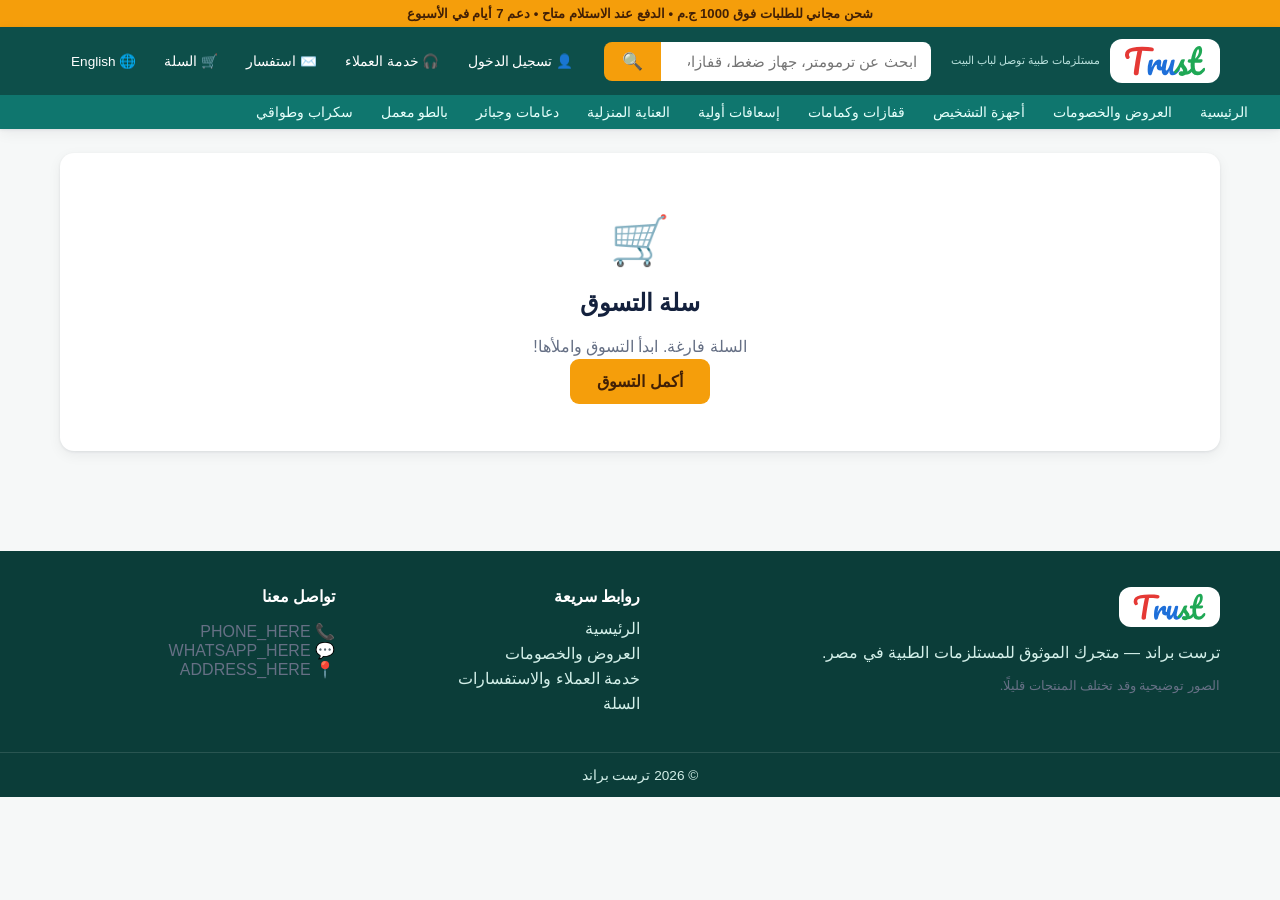
<file: cart.html>
<!DOCTYPE html>
<html lang="ar" dir="rtl">
<head>
<meta charset="UTF-8">
<meta name="viewport" content="width=device-width, initial-scale=1">
<title>ترست براند | سلة التسوق</title>
<link rel="icon" href="logo.svg">
<link rel="stylesheet" href="styles.css">
</head>
<body>
<div id="siteHeader"></div>
<main class="container" id="main"></main>
<div id="siteFooter"></div>

<script src="imgs1.js"></script><script src="imgs2.js"></script><script src="imgs3.js"></script>
<script src="data.js"></script>
<script src="i18n.js"></script>
<script src="store.js"></script><script src="rail.js"></script>
<script>
TB.mount('');
function renderCart() {
  const lines = TB.cartLines();
  const main = document.getElementById('main');
  if (!lines.length) {
    main.innerHTML = `<div class="panel empty-state"><div class="big">🛒</div><h2>${TB.t('yourCart')}</h2><p class="muted">${TB.t('emptyCart')}</p><a class="btn btn-primary btn-lg" href="index.html">${TB.t('continueShopping')}</a></div>`;
    return;
  }
  const lang = TB.lang();
  const subtotal = TB.cartSubtotal();
  const shipping = TB.shippingFor(subtotal);
  main.innerHTML = `
    <h1>${TB.t('yourCart')}</h1>
    <div class="cart-layout">
      <div class="panel">
        ${lines.map(l => `
        <div class="cart-line">
          <a href="product.html?id=${l.id}"><img src="${l.product.img}" alt=""></a>
          <div>
            <a class="lname" href="product.html?id=${l.id}">${TB.esc(lang === 'ar' ? l.product.ar : l.product.en)}</a>
            <div class="lprice">${TB.fmt(l.product.price)}</div>
            <div class="qty-ctl" style="margin-top:8px">
              <button onclick="TB.setQty('${l.id}', ${l.qty - 1}); renderCart()">−</button>
              <strong>${l.qty}</strong>
              <button onclick="TB.setQty('${l.id}', ${Math.min(l.qty + 1, 20)}); renderCart()">+</button>
              <button class="mini-btn danger" onclick="TB.setQty('${l.id}', 0); renderCart()">${TB.t('remove')}</button>
            </div>
          </div>
          <strong>${TB.fmt(l.product.price * l.qty)}</strong>
        </div>`).join('')}
        <div style="margin-top:14px"><a href="index.html">${TB.t('continueShopping')} ←</a></div>
      </div>
      <div class="panel">
        <h3 style="margin-top:0">${TB.t('orderSummary')}</h3>
        <div class="summary-row"><span>${TB.t('subtotal')} (${TB.cartCount()} ${TB.t('itemPlural')})</span><strong>${TB.fmt(subtotal)}</strong></div>
        <div class="summary-row"><span>${TB.t('shipping')}</span><strong>${shipping === 0 ? TB.t('free') : TB.fmt(shipping)}</strong></div>
        <div class="summary-row total"><span>${TB.t('total')}</span><span>${TB.fmt(subtotal + shipping)}</span></div>
        <a class="btn btn-primary btn-block btn-lg" style="margin-top:16px;text-align:center" href="checkout.html">${TB.t('proceedCheckout')}</a>
      </div>
    </div>`;
}
renderCart();
</script>
</body>
</html>
</file>
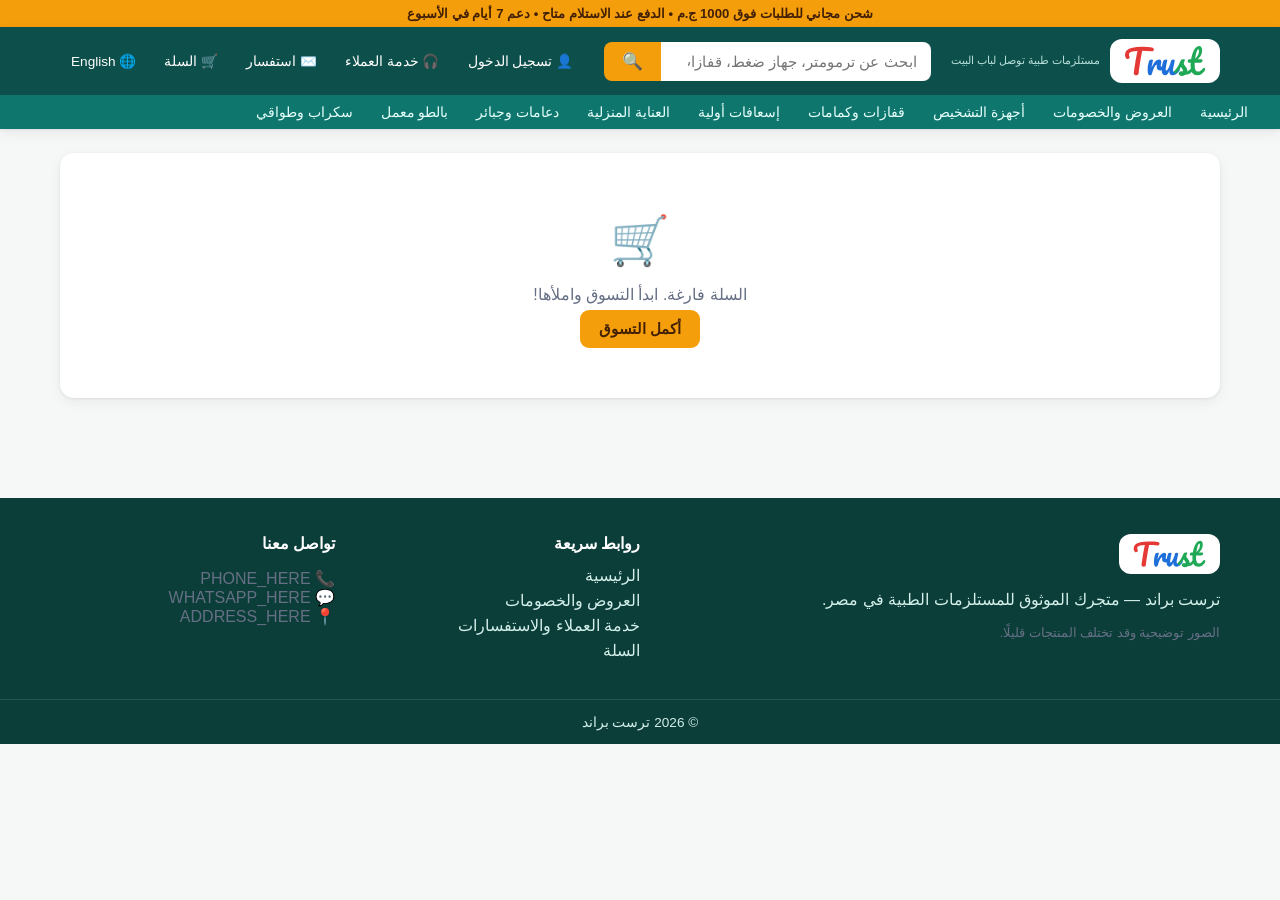
<file: checkout.html>
<!DOCTYPE html>
<html lang="ar" dir="rtl">
<head>
<meta charset="UTF-8">
<meta name="viewport" content="width=device-width, initial-scale=1">
<title>ترست براند | إتمام الطلب</title>
<link rel="icon" href="logo.svg">
<link rel="stylesheet" href="styles.css">
</head>
<body>
<div id="siteHeader"></div>
<main class="container" id="main"></main>
<div id="siteFooter"></div>

<script src="imgs1.js"></script><script src="imgs2.js"></script><script src="imgs3.js"></script>
<script src="data.js"></script>
<script src="i18n.js"></script>
<script src="store.js"></script><script src="rail.js"></script>
<script>
TB.mount('');
let payMethod = 'cod';
function renderCheckout() {
  const lines = TB.cartLines();
  const main = document.getElementById('main');
  if (!lines.length) {
    main.innerHTML = `<div class="panel empty-state"><div class="big">🛒</div><p class="muted">${TB.t('emptyCart')}</p><a class="btn btn-primary" href="index.html">${TB.t('continueShopping')}</a></div>`;
    return;
  }
  const lang = TB.lang();
  const subtotal = TB.cartSubtotal();
  const shipping = TB.shippingFor(subtotal);
  const acct = TB.account();
  const govs = TB.t('governates');
  main.innerHTML = `
    <h1>${TB.t('checkout')}</h1>
    <div class="checkout-layout">
      <form class="panel checkout-form" id="coForm" novalidate>
        <h3 style="margin-top:0">${TB.t('contactInfo')}</h3>
        <label>${TB.t('fullName')}</label>
        <input name="name" value="${acct ? TB.esc(acct.name) : ''}">
        <div class="field-error" data-err="name" hidden>${TB.t('required')}</div>
        <label>${TB.t('phone')}</label>
        <input name="phone" inputmode="tel" dir="ltr" value="${acct ? TB.esc(acct.phone) : ''}" placeholder="01xxxxxxxxx">
        <div class="field-error" data-err="phone" hidden>${TB.t('invalidPhone')}</div>
        <label>${TB.t('governorate')}</label>
        <select name="gov"><option value="">--</option>${govs.map((g, i) => `<option value="${TB.esc(TB_STRINGS.ar.governates[i])}">${TB.esc(g)}</option>`).join('')}</select>
        <div class="field-error" data-err="gov" hidden>${TB.t('required')}</div>
        <label>${TB.t('address')}</label>
        <textarea name="address" rows="2"></textarea>
        <div class="field-error" data-err="address" hidden>${TB.t('required')}</div>

        <h3 style="margin-top:26px">${TB.t('paymentMethod')}</h3>
        <label class="pay-option ${payMethod==='cod'?'selected':''}" onclick="setPay('cod')">
          <input type="radio" name="pay" ${payMethod==='cod'?'checked':''}>
          <span><span class="ph">💵 ${TB.t('payCod')}</span><br><span class="ph-hint">${TB.t('payCodHint')}</span></span>
        </label>
        <button type="submit" class="btn btn-primary btn-block btn-lg" style="margin-top:22px">${TB.t('placeOrder')}</button>
      </form>
      <div class="panel">
        <h3 style="margin-top:0">${TB.t('orderSummary')}</h3>
        ${lines.map(l => `<div class="summary-row"><span>${l.qty} × ${TB.esc(lang==='ar'?l.product.ar:l.product.en)}</span><span>${TB.fmt(l.product.price*l.qty)}</span></div>`).join('')}
        <div class="summary-row"><span>${TB.t('shipping')}</span><strong>${shipping===0?TB.t('free'):TB.fmt(shipping)}</strong></div>
        <div class="summary-row total"><span>${TB.t('total')}</span><span>${TB.fmt(subtotal+shipping)}</span></div>
      </div>
    </div>`;
  document.getElementById('coForm').onsubmit = submitOrder;
}
function setPay(m) { payMethod = 'cod'; }
async function submitOrder(e) {
  e.preventDefault();
  const f = e.target;
  let ok = true;
  f.querySelectorAll('.field-error').forEach(el => el.hidden = true);
  const showErr = k => { f.querySelector(`[data-err="${k}"]`).hidden = false; ok = false; };
  if (!f.name.value.trim()) showErr('name');
  if (!/^01[0-9]{9}$/.test(f.phone.value.trim())) showErr('phone');
  if (!f.gov.value) showErr('gov');
  if (!f.address.value.trim()) showErr('address');
  if (!ok) return;
  const btn = f.querySelector('button[type=submit]'); btn.disabled = true;
  const acctNow = TB.account();
  try {
    const order = await TB.placeOrder({ name: f.name.value.trim(), phone: f.phone.value.trim(), gov: f.gov.value, address: f.address.value.trim(), email: acctNow ? acctNow.email : null });
    location.href = 'order-confirmation.html?n=' + order.number;
  } catch (err) {
    btn.disabled = false;
    let m = document.getElementById('orderErr');
    if (!m) { m = document.createElement('p'); m.id = 'orderErr'; m.className = 'field-error'; btn.after(m); }
    m.textContent = /stock/i.test(err.message) ? (TB.lang() === 'ar' ? 'الكمية المطلوبة غير متوفرة حاليًا. عدّل السلة وحاول مرة أخرى.' : 'Some items are out of stock. Update your cart and try again.') : TB.t('orderErr');
  }
}
renderCheckout();
</script>
</body>
</html>
</file>
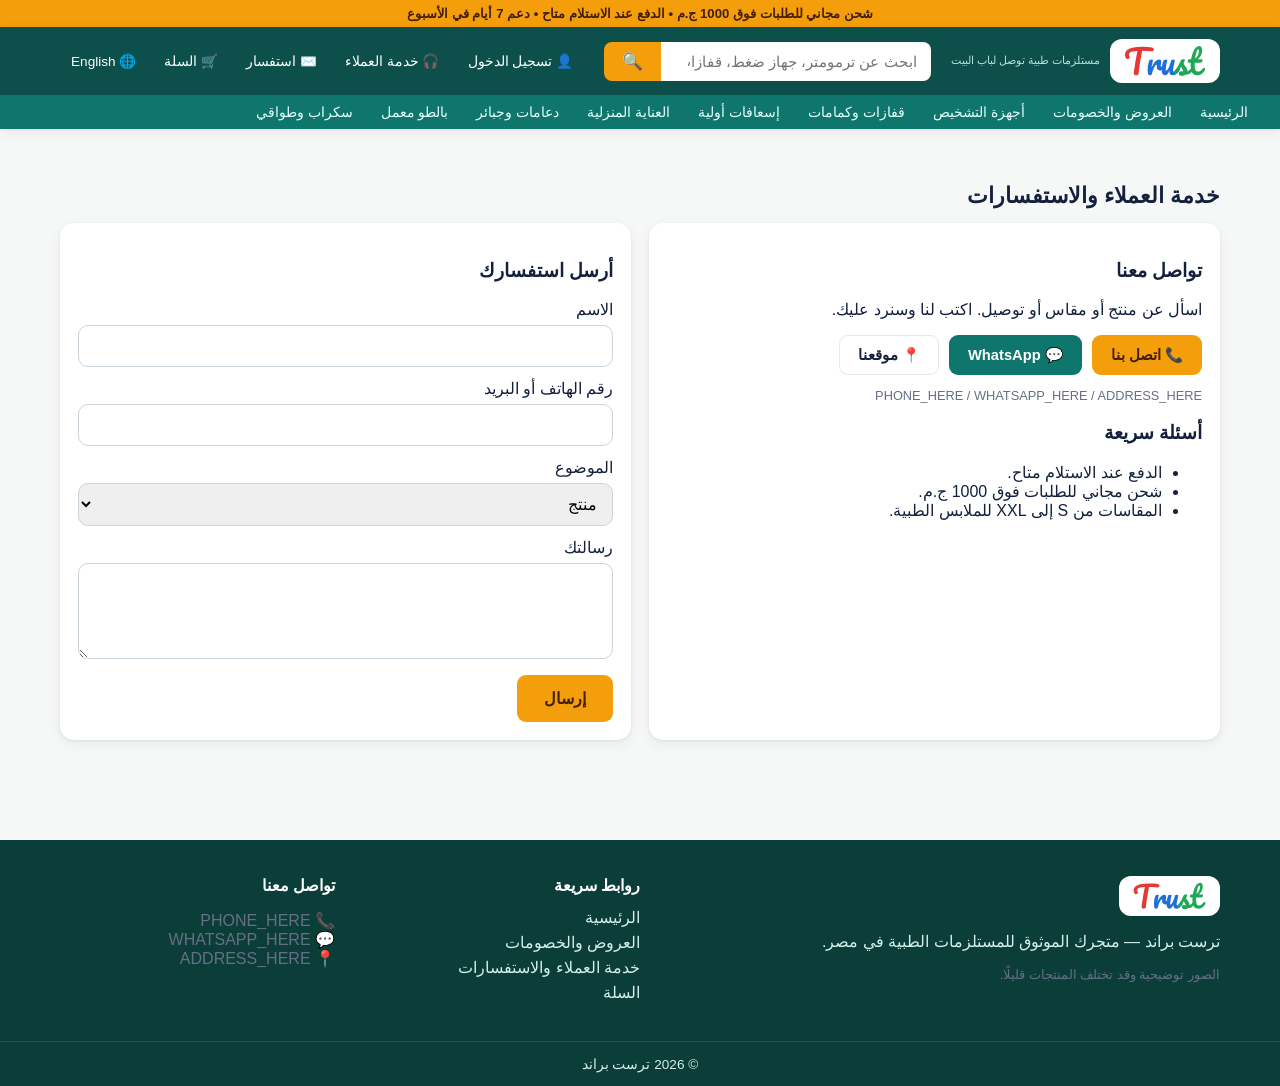
<file: contact.html>
<!DOCTYPE html>
<html lang="ar" dir="rtl">
<head>
<meta charset="UTF-8">
<meta name="viewport" content="width=device-width, initial-scale=1">
<title>ترست براند | خدمة العملاء والاستفسارات</title>
<link rel="icon" href="logo.svg">
<link rel="stylesheet" href="styles.css">
</head>
<body>
<div id="siteHeader"></div>
<main class="container" id="main"></main>
<div id="siteFooter"></div>

<script src="imgs1.js"></script><script src="imgs2.js"></script><script src="imgs3.js"></script>
<script src="data.js"></script>
<script src="i18n.js"></script>
<script src="store.js"></script><script src="rail.js"></script>
<script>
TB.mount('');
const ar = TB.lang()==='ar';
document.getElementById('main').innerHTML = `
<div class="section-head"><h2>${ar?'خدمة العملاء والاستفسارات':'Customer service & inquiries'}</h2></div>
<div class="inq-grid">
 <div class="panel" style="padding:18px">
  <h3>${ar?'تواصل معنا':'Contact us'}</h3>
  <p>${ar?'اسأل عن منتج أو مقاس أو توصيل. اكتب لنا وسنرد عليك.':'Ask about a product, size or delivery. Write to us and we will reply.'}</p>
  <div class="cs-btns"><a class="btn btn-primary" id="csCall" href="tel:PHONE_HERE">📞 ${ar?'اتصل بنا':'Call us'}</a><a class="btn btn-secondary" id="csWa" href="https://wa.me/WHATSAPP_HERE">💬 WhatsApp</a><a class="btn btn-ghost" id="csMap" href="https://maps.google.com/?q=ADDRESS_HERE">📍 ${ar?'موقعنا':'Our location'}</a></div><p class="muted small">PHONE_HERE / WHATSAPP_HERE / ADDRESS_HERE</p>
  <h3>${ar?'أسئلة سريعة':'Quick answers'}</h3>
  <ul><li>${ar?'الدفع عند الاستلام متاح.':'Cash on delivery is available.'}</li><li>${ar?'شحن مجاني للطلبات فوق 1000 ج.م.':'Free shipping over EGP 1,000.'}</li><li>${ar?'المقاسات من S إلى XXL للملابس الطبية.':'Sizes S to XXL for scrubs and coats.'}</li></ul>
 </div>
 <div class="panel" style="padding:18px" id="inquiry">
  <h3>${ar?'أرسل استفسارك':'Send an inquiry'}</h3>
  <form class="inq-form" id="inqForm">
   <label>${ar?'الاسم':'Name'}<input name="name" required></label>
   <label>${ar?'رقم الهاتف أو البريد':'Phone or email'}<input name="contact" required></label>
   <label>${ar?'الموضوع':'Topic'}<select name="topic"><option>${ar?'منتج':'Product'}</option><option>${ar?'مقاس':'Size'}</option><option>${ar?'توصيل':'Delivery'}</option><option>${ar?'أخرى':'Other'}</option></select></label>
   <label>${ar?'رسالتك':'Message'}<textarea name="msg" rows="4" required></textarea></label>
   <button class="btn btn-primary btn-lg">${ar?'إرسال':'Send'}</button>
  </form>
  <p id="inqDone" class="stock in" hidden>${ar?'تم حفظ استفسارك. شكرا لك!':'Your inquiry was saved. Thank you!'}</p>
 </div>
</div>`;
document.getElementById('inqForm').onsubmit = async function(e){ e.preventDefault(); var f=new FormData(this), form=this;
 try { await SB.api('POST','inquiries',{name:f.get('name'),contact:f.get('contact'),topic:f.get('topic'),msg:f.get('msg')},'return=minimal'); form.reset(); document.getElementById('inqDone').hidden=false; TB.kinetic(ar?['وصلتنا','رسالتك']:['Message','received']); }
 catch(x){ alert(ar?'تعذر إرسال الرسالة. حاول مرة أخرى.':'Could not send the message. Please try again.'); } };
</script>
</body>
</html>
</file>
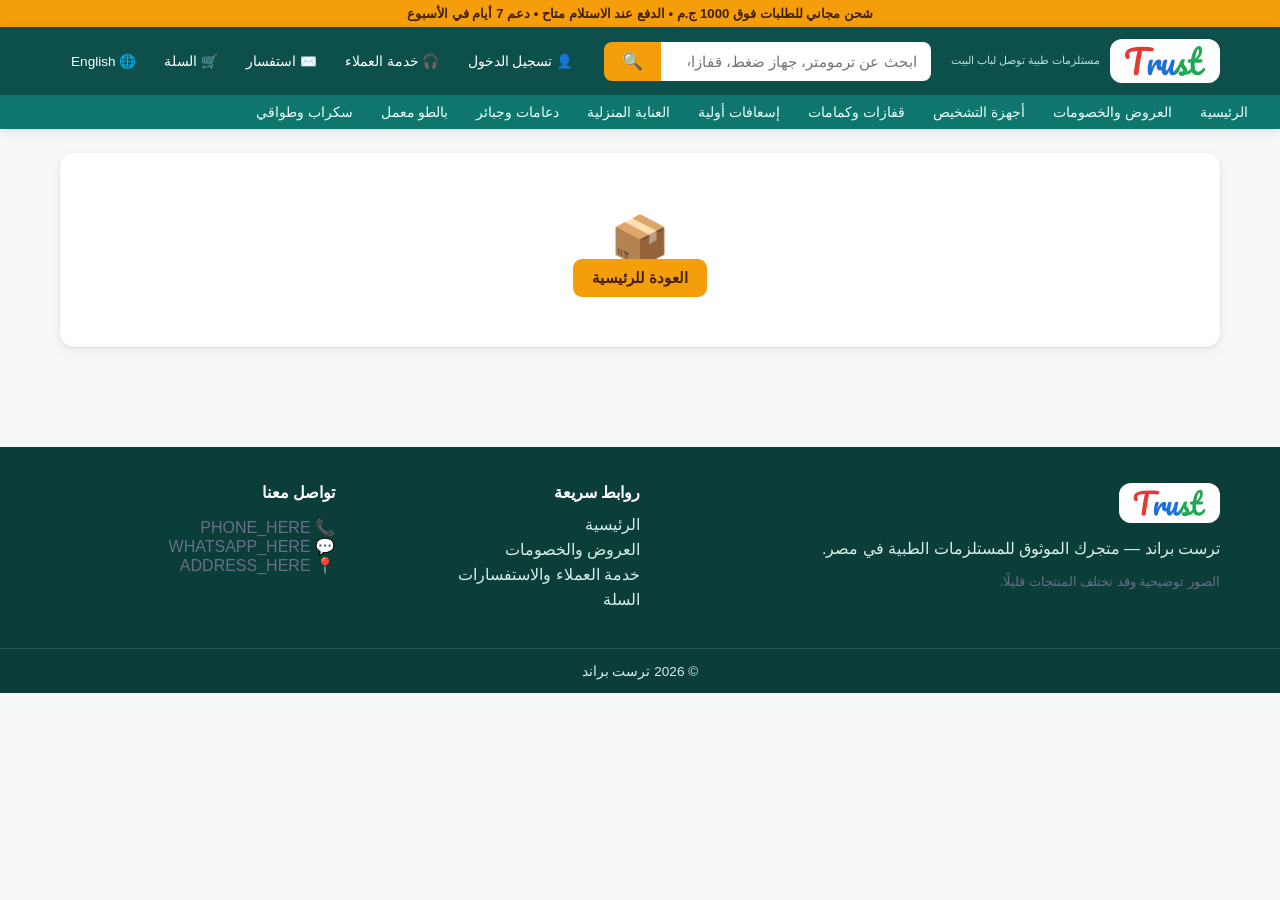
<file: order-confirmation.html>
<!DOCTYPE html>
<html lang="ar" dir="rtl">
<head>
<meta charset="UTF-8">
<meta name="viewport" content="width=device-width, initial-scale=1">
<title>ترست براند | تأكيد الطلب</title>
<link rel="icon" href="logo.svg">
<link rel="stylesheet" href="styles.css">
</head>
<body>
<div id="siteHeader"></div>
<main class="container" id="main"></main>
<div id="siteFooter"></div>

<script src="imgs1.js"></script><script src="imgs2.js"></script><script src="imgs3.js"></script>
<script src="data.js"></script>
<script src="i18n.js"></script>
<script src="store.js"></script><script src="rail.js"></script>
<script>
TB.mount('');
const n = new URLSearchParams(location.search).get('n');
const order = TB.lastOrder(n);
const main = document.getElementById('main');
const lang = TB.lang();
if (!order) {
  main.innerHTML = `<div class="panel empty-state"><div class="big">📦</div><a class="btn btn-primary" href="index.html">${TB.t('backHome')}</a></div>`;
} else {
  main.innerHTML = `
  <div class="panel confirm-box">
    <div class="confirm-icon">✓</div>
    <h1>${TB.t('orderConfirmed')}</h1>
    <div class="order-num">${TB.t('orderNumber')}: ${order.number}</div>
    <p>${TB.t('orderThanks')}</p>
    <p class="muted small">${TB.t('emailNote')}</p>
    <div style="text-align:start;margin:22px 0">
      ${order.items.map(i => `<div class="summary-row"><span>${i.qty} × ${TB.esc(lang==='ar'?i.name_ar:i.name_en)}</span><span>${TB.fmt(i.price*i.qty)}</span></div>`).join('')}
      <div class="summary-row"><span>${TB.t('shipping')}</span><strong>${order.shipping===0?TB.t('free'):TB.fmt(order.shipping)}</strong></div>
      <div class="summary-row total"><span>${TB.t('total')}</span><span>${TB.fmt(order.total)}</span></div>
      <div class="summary-row"><span class="muted">${TB.t('paymentMethod')}</span><span>${TB.t('payCod')}</span></div>
      <div class="summary-row"><span class="muted">${TB.t('governorate')}</span><span>${TB.esc(order.customer.gov)}</span></div>
    </div>
    <a class="btn btn-primary btn-lg" href="index.html">${TB.t('backHome')}</a>
  </div>`;
}
</script>
</body>
</html>
</file>
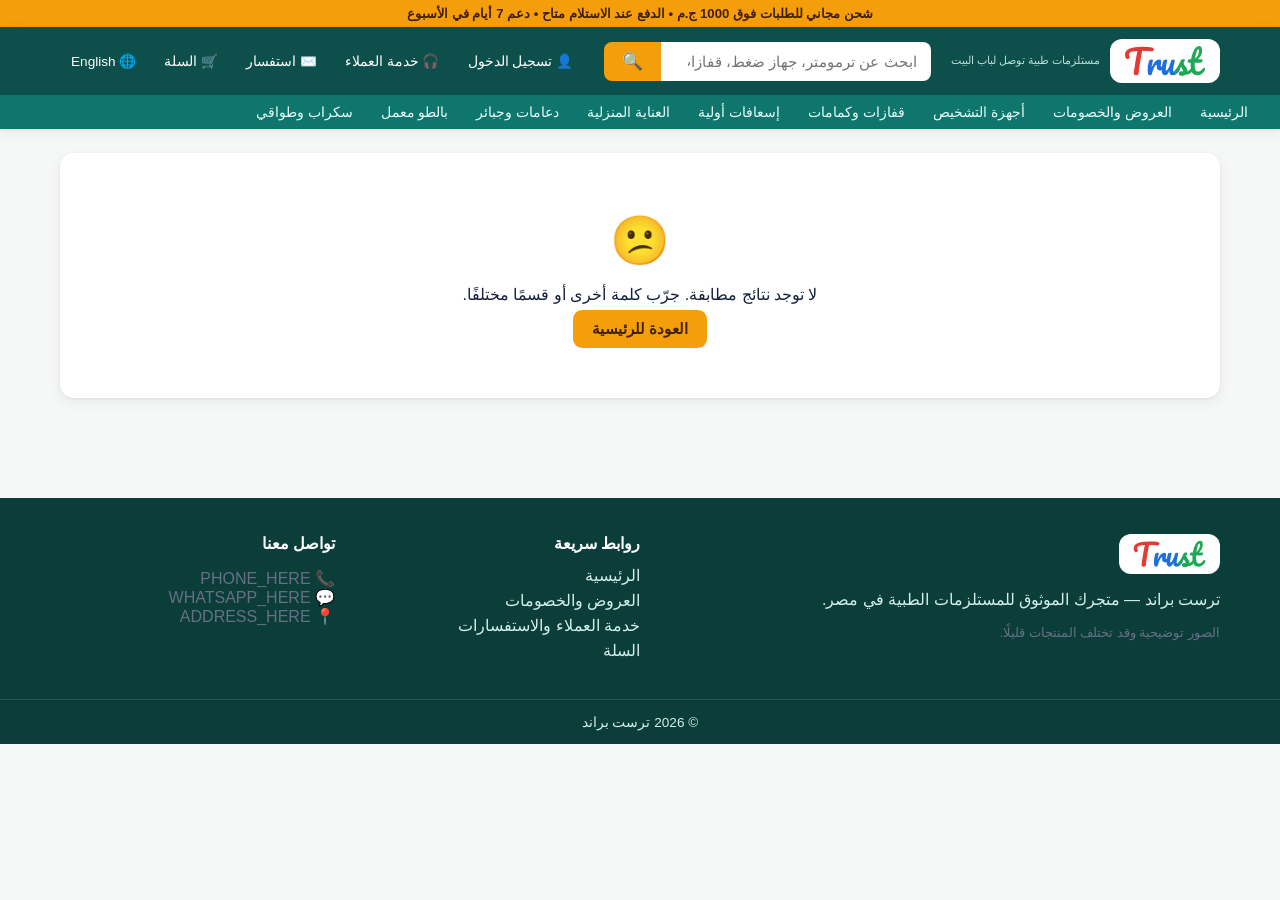
<file: product.html>
<!DOCTYPE html>
<html lang="ar" dir="rtl">
<head>
<meta charset="UTF-8">
<meta name="viewport" content="width=device-width, initial-scale=1">
<title>ترست براند | المنتج</title>
<link rel="icon" href="logo.svg">
<link rel="stylesheet" href="styles.css">
</head>
<body>
<div id="siteHeader"></div>
<main class="container" id="main"></main>
<div id="siteFooter"></div>

<script src="imgs1.js"></script><script src="imgs2.js"></script><script src="imgs3.js"></script><script src="imgs4.js"></script>
<script src="data.js"></script>
<script src="i18n.js"></script>
<script src="store.js"></script><script src="rail.js"></script>
<script>
TB.mount('');
const id = new URLSearchParams(location.search).get('id');
const p = TB.product(id);
const main = document.getElementById('main');
if (!p) {
  main.innerHTML = `<div class="panel empty-state"><div class="big">😕</div><p>${TB.t('noResults')}</p><a class="btn btn-primary" href="index.html">${TB.t('backHome')}</a></div>`;
} else {
  const lang = TB.lang();
  const name = lang === 'ar' ? p.ar : p.en;
  document.title = `${name} | ${TB.t('brand')}`;
  const desc = lang === 'ar' ? p.desc_ar : p.desc_en;
  const specs = (p.specs && (lang === 'ar' ? p.specs.ar : p.specs.en)) || [];
  const disc = p.old ? Math.round((1 - p.price / p.old) * 100) : 0;
  const stockCls = p.stock === 0 ? 'out' : (p.stock <= 20 ? 'low' : 'in');
  const stockTxt = p.stock === 0 ? TB.t('outOfStock') : (p.stock <= 20 ? `${TB.t('lowStock')} (${p.stock} ${TB.t('units')})` : TB.t('inStock'));
  const related = TB.products().filter(x => x.cat === p.cat && x.id !== p.id).slice(0, 4);
  main.innerHTML = `
    <div class="breadcrumb"><a href="index.html">${TB.t('home')}</a> › <a href="index.html?cat=${p.cat}">${TB.catName(p.cat)}</a> › ${TB.esc(name)}</div>
    <div class="pdp">
      <div class="pdp-img"><img src="${p.img}" alt="${TB.esc(name)}"></div>
      <div class="pdp-info">
        <h1>${TB.esc(name)}</h1>
        <div class="muted">${TB.t('sku')}: ${p.sku}</div>
        <div><span class="stars">${TB.stars(p.rating)}</span> <span class="muted">${p.rating} · ${p.reviews} ${TB.t('reviews')}</span></div>
        <div class="price">${TB.fmt(p.price)} ${p.old ? `<del>${TB.fmt(p.old)}</del> <span class="chip out" style="background:#dc2626;color:#fff">-${disc}%</span>` : ''}</div>
        <div class="stock ${stockCls}">${stockTxt}</div>
        <div class="qty-row">
          <label for="qtySel">${TB.t('qty')}</label>
          <select id="qtySel">${Array.from({length: Math.min(10, Math.max(p.stock,1))}, (_,i) => `<option value="${i+1}">${i+1}</option>`).join('')}</select>
        </div>
        <div style="display:flex;gap:10px;flex-wrap:wrap">
          <button class="btn btn-primary btn-lg" ${p.stock===0?'disabled':''} onclick="TB.addToCart('${p.id}', Number(document.getElementById('qtySel').value)); this.textContent=TB.t('added')">${TB.t('addToCart')}</button>
          <a class="btn btn-secondary btn-lg" href="cart.html">${TB.t('cart')}</a>
        </div>
        <h3>${TB.t('description')}</h3>
        <p>${TB.esc(desc)}</p>
        ${specs.length ? `<h3>${TB.t('specs')}</h3><ul class="spec-list">${specs.map(s => `<li>${TB.esc(s)}</li>`).join('')}</ul>` : ''}
      </div>
    </div>
    ${related.length ? `<div class="section-head"><h2>${TB.t('related')}</h2></div><div class="grid">${related.map(TB.productCard).join('')}</div>` : ''}`;
  TB.enhancePdp(p);
}
</script>
</body>
</html>
</file>
<file: styles.css>
/* Trust Brand demo storefront - original design */
:root {
  --teal-900: #0b3d39; --teal-800: #0d4f4a; --teal-700: #0f766e; --teal-600: #12877d;
  --teal-50: #eef7f6; --amber: #f59e0b; --amber-dark: #d97706;
  --ink: #14213d; --muted: #667085; --line: #e4e7ec; --bg: #f6f8f8; --card: #ffffff;
  --radius: 14px; --shadow: 0 1px 3px rgba(16,24,40,.08), 0 4px 14px rgba(16,24,40,.06);
}
* { box-sizing: border-box; }
body { margin: 0; font-family: "Segoe UI", Tahoma, "Noto Kufi Arabic", Arial, sans-serif; background: var(--bg); color: var(--ink); }
img { max-width: 100%; display: block; }
a { color: var(--teal-700); text-decoration: none; }
a:hover { text-decoration: underline; }
button { font-family: inherit; cursor: pointer; }
.muted { color: var(--muted); }
.small { font-size: .8rem; }

.demo-banner { background: var(--amber); color: #422006; text-align: center; font-size: .82rem; font-weight: 600; padding: 6px 12px; }

/* ---------- header ---------- */
.site-header { background: var(--teal-800); color: #fff; position: sticky; top: 0; z-index: 50; box-shadow: var(--shadow); }
.header-main { max-width: 1200px; margin: 0 auto; display: flex; align-items: center; gap: 18px; padding: 12px 20px; flex-wrap: wrap; }
.brand { display: flex; align-items: center; gap: 10px; color: #fff; flex-shrink: 0; }
.brand:hover { text-decoration: none; }
.brand-mark { width: 38px; height: 38px; border-radius: 10px; background: #fff; color: var(--teal-700); font-size: 22px; font-weight: 800; display: flex; align-items: center; justify-content: center; }
.brand-text { font-size: 1.3rem; font-weight: 800; line-height: 1.1; }
.brand-text small { display: block; font-size: .68rem; font-weight: 400; color: #b8e0dc; }
.search-bar { flex: 1; display: flex; min-width: 220px; border-radius: 10px; overflow: hidden; border: 2px solid transparent; }
.search-bar:focus-within { border-color: var(--amber); }
.search-bar input { flex: 1; border: 0; padding: 11px 14px; font-size: .95rem; outline: none; }
.search-bar button { border: 0; background: var(--amber); color: #422006; font-size: 1.05rem; padding: 0 18px; }
.header-actions { display: flex; align-items: center; gap: 6px; }
.hbtn { background: none; border: 1px solid transparent; color: #fff; font-size: .85rem; padding: 7px 10px; border-radius: 8px; position: relative; white-space: nowrap; }
.hbtn:hover { border-color: rgba(255,255,255,.35); text-decoration: none; }
.cart-badge { position: absolute; top: -4px; inset-inline-end: 0; background: var(--amber); color: #422006; font-size: .7rem; font-weight: 800; border-radius: 999px; min-width: 18px; height: 18px; display: none; align-items: center; justify-content: center; padding: 0 4px; }
.cat-nav { background: var(--teal-700); display: flex; gap: 4px; overflow-x: auto; padding: 0 20px; max-width: 100%; }
.cat-nav a { color: #e6fffb; font-size: .88rem; padding: 9px 12px; white-space: nowrap; }
.cat-nav a:hover, .cat-nav a.active { background: rgba(255,255,255,.14); text-decoration: none; }

.account-panel { position: fixed; top: 110px; inset-inline-end: 16px; background: #fff; border-radius: var(--radius); box-shadow: 0 8px 30px rgba(0,0,0,.18); padding: 18px; width: 300px; z-index: 60; }
.account-panel input { width: 100%; margin-bottom: 8px; padding: 9px 10px; border: 1px solid var(--line); border-radius: 8px; }
.order-mini { list-style: none; padding: 0; margin: 8px 0 12px; font-size: .85rem; }
.order-mini li { padding: 6px 0; border-bottom: 1px solid var(--line); }

/* ---------- layout ---------- */
.container { max-width: 1200px; margin: 0 auto; padding: 24px 20px 60px; }

/* ---------- hero ---------- */
.hero { display: grid; grid-template-columns: 1.1fr 1fr; gap: 28px; align-items: center; background: linear-gradient(135deg, var(--teal-800), var(--teal-600)); border-radius: 20px; color: #fff; padding: 40px; margin-bottom: 18px; overflow: hidden; }
.hero h1 { margin: 0 0 10px; font-size: 2rem; line-height: 1.35; }
.hero p { color: #d3efe9; font-size: 1.05rem; margin: 0 0 22px; }
.hero-img img { border-radius: 16px; box-shadow: 0 12px 40px rgba(0,0,0,.3); }
.hero-perks { display: flex; flex-wrap: wrap; gap: 8px 20px; margin-top: 18px; font-size: .85rem; color: #c9ebe6; }
.hero-perks span::before { content: '✓ '; color: var(--amber); font-weight: 700; }

/* ---------- sections ---------- */
.section-head { display: flex; align-items: baseline; justify-content: space-between; margin: 30px 0 14px; }
.section-head h2 { margin: 0; font-size: 1.35rem; }
.cat-grid { display: grid; grid-template-columns: repeat(auto-fill, minmax(160px, 1fr)); gap: 14px; }
.cat-tile { background: var(--card); border-radius: var(--radius); box-shadow: var(--shadow); padding: 20px 14px; text-align: center; color: var(--ink); font-weight: 600; transition: transform .15s; }
.cat-tile:hover { transform: translateY(-3px); text-decoration: none; }
.cat-tile .ico { font-size: 2rem; display: block; margin-bottom: 8px; }

/* ---------- product grid ---------- */
.shop-layout { display: grid; grid-template-columns: 240px 1fr; gap: 24px; align-items: start; }
.filters { background: var(--card); border-radius: var(--radius); box-shadow: var(--shadow); padding: 18px; position: sticky; top: 130px; }
.filters h3 { margin: 0 0 10px; font-size: 1rem; }
.filters .fgroup { border-top: 1px solid var(--line); padding: 12px 0; }
.filters label { display: block; padding: 4px 0; font-size: .9rem; cursor: pointer; }
.filters input[type=number] { width: 70px; padding: 6px; border: 1px solid var(--line); border-radius: 6px; }
.sort-row { display: flex; align-items: center; gap: 10px; margin-bottom: 14px; flex-wrap: wrap; }
.sort-row select { padding: 8px 10px; border: 1px solid var(--line); border-radius: 8px; background: #fff; }
.grid { display: grid; grid-template-columns: repeat(auto-fill, minmax(215px, 1fr)); gap: 18px; }
.card { background: var(--card); border-radius: var(--radius); box-shadow: var(--shadow); overflow: hidden; display: flex; flex-direction: column; transition: transform .15s; }
.card:hover { transform: translateY(-3px); }
.card-img { position: relative; aspect-ratio: 1; background: #f2f4f5; }
.card-img img { width: 100%; height: 100%; object-fit: cover; }
.badge-deal { position: absolute; top: 10px; inset-inline-start: 10px; background: #dc2626; color: #fff; font-size: .78rem; font-weight: 800; border-radius: 6px; padding: 3px 8px; }
.card-body { padding: 14px; display: flex; flex-direction: column; gap: 6px; flex: 1; }
.card-name { color: var(--ink); font-weight: 600; font-size: .95rem; line-height: 1.45; }
.stars { color: var(--amber); letter-spacing: 1px; }
.card-price strong { font-size: 1.15rem; color: var(--teal-800); }
.card-price del { color: var(--muted); font-size: .85rem; margin-inline-start: 8px; }
.stock { font-size: .8rem; font-weight: 600; }
.stock.in { color: #067647; } .stock.low { color: #b54708; } .stock.out { color: #b42318; }

/* ---------- buttons ---------- */
.btn { border: 1px solid transparent; border-radius: 9px; padding: 10px 18px; font-size: .92rem; font-weight: 700; transition: filter .15s; }
.btn-primary { background: var(--amber); color: #422006; }
.btn-primary:hover { filter: brightness(1.06); }
.btn-primary.added { background: #067647; color: #fff; }
.btn-primary:disabled { background: #d0d5dd; color: #667085; cursor: not-allowed; }
.btn-secondary { background: var(--teal-700); color: #fff; }
.btn-ghost { background: #fff; border-color: var(--line); color: var(--ink); }
.btn-block { width: 100%; }
.btn-lg { padding: 13px 26px; font-size: 1rem; }

/* ---------- product page ---------- */
.pdp { display: grid; grid-template-columns: minmax(280px, 460px) 1fr; gap: 36px; background: var(--card); border-radius: var(--radius); box-shadow: var(--shadow); padding: 28px; }
.pdp-img { border-radius: 12px; overflow: hidden; background: #f2f4f5; }
.pdp h1 { font-size: 1.5rem; margin: 0 0 8px; }
.pdp .price { font-size: 1.8rem; color: var(--teal-800); font-weight: 800; }
.pdp .price del { font-size: 1rem; color: var(--muted); font-weight: 400; margin-inline-start: 10px; }
.pdp-info > * { margin-bottom: 14px; }
.qty-row { display: flex; align-items: center; gap: 12px; }
.qty-row select { padding: 9px 12px; border-radius: 8px; border: 1px solid var(--line); }
.spec-list { background: var(--teal-50); border-radius: 10px; padding: 14px 18px; }
.spec-list li { padding: 3px 0; }
.breadcrumb { font-size: .85rem; color: var(--muted); margin-bottom: 16px; }

/* ---------- cart & checkout ---------- */
.cart-layout, .checkout-layout { display: grid; grid-template-columns: 1fr 340px; gap: 24px; align-items: start; }
.panel { background: var(--card); border-radius: var(--radius); box-shadow: var(--shadow); padding: 22px; }
.cart-line { display: grid; grid-template-columns: 90px 1fr auto; gap: 16px; align-items: center; padding: 16px 0; border-bottom: 1px solid var(--line); }
.cart-line img { border-radius: 10px; width: 90px; height: 90px; object-fit: cover; }
.cart-line .lname { font-weight: 600; color: var(--ink); }
.cart-line .lprice { color: var(--teal-800); font-weight: 700; }
.cart-line .qty-ctl { display: flex; align-items: center; gap: 6px; }
.qty-ctl button { width: 30px; height: 30px; border-radius: 7px; border: 1px solid var(--line); background: #fff; font-size: 1rem; }
.summary-row { display: flex; justify-content: space-between; padding: 7px 0; }
.summary-row.total { border-top: 2px solid var(--line); margin-top: 8px; padding-top: 14px; font-size: 1.2rem; font-weight: 800; }
.empty-state { text-align: center; padding: 60px 20px; }
.empty-state .big { font-size: 3rem; }

form.checkout-form label { display: block; font-weight: 600; font-size: .9rem; margin: 14px 0 5px; }
form.checkout-form input, form.checkout-form select, form.checkout-form textarea {
  width: 100%; padding: 11px 12px; border: 1px solid var(--line); border-radius: 9px; font-size: .95rem; font-family: inherit; background: #fff;
}
form.checkout-form input:focus, form.checkout-form select:focus, form.checkout-form textarea:focus { outline: 2px solid var(--teal-600); border-color: transparent; }
.field-error { color: #b42318; font-size: .8rem; margin-top: 3px; }
.pay-option { display: flex; gap: 12px; align-items: flex-start; border: 1.5px solid var(--line); border-radius: 12px; padding: 14px; margin-top: 10px; cursor: pointer; }
.pay-option.selected { border-color: var(--teal-600); background: var(--teal-50); }
.pay-option input { margin-top: 4px; }
.pay-option .ph { font-weight: 700; } .pay-option .ph-hint { font-size: .82rem; color: var(--muted); }
.card-fields { border-inline-start: 3px solid var(--line); padding-inline-start: 16px; margin-top: 12px; }
.card-grid { display: grid; grid-template-columns: 2fr 1fr 1fr; gap: 10px; }

/* ---------- confirmation ---------- */
.confirm-box { max-width: 640px; margin: 40px auto; text-align: center; }
.confirm-icon { width: 84px; height: 84px; border-radius: 50%; background: #dcfae6; color: #067647; font-size: 2.6rem; display: flex; align-items: center; justify-content: center; margin: 0 auto 18px; }
.order-num { font-size: 1.3rem; font-weight: 800; color: var(--teal-800); background: var(--teal-50); display: inline-block; padding: 8px 22px; border-radius: 999px; margin: 12px 0; }

/* ---------- admin ---------- */
.admin-top { display: flex; align-items: center; justify-content: space-between; flex-wrap: wrap; gap: 12px; margin-bottom: 20px; }
.admin-top h1 { margin: 0; font-size: 1.5rem; }
.stat-grid { display: grid; grid-template-columns: repeat(auto-fit, minmax(180px, 1fr)); gap: 14px; margin-bottom: 22px; }
.stat { background: var(--card); border-radius: var(--radius); box-shadow: var(--shadow); padding: 18px; }
.stat .num { font-size: 1.6rem; font-weight: 800; color: var(--teal-800); }
.stat .lbl { color: var(--muted); font-size: .85rem; }
.tabs { display: flex; gap: 6px; border-bottom: 2px solid var(--line); margin-bottom: 20px; flex-wrap: wrap; }
.tabs button { border: 0; background: none; padding: 10px 16px; font-size: .95rem; font-weight: 600; color: var(--muted); border-bottom: 3px solid transparent; margin-bottom: -2px; }
.tabs button.active { color: var(--teal-700); border-color: var(--teal-700); }
table.admin-table { width: 100%; border-collapse: collapse; background: #fff; border-radius: var(--radius); overflow: hidden; box-shadow: var(--shadow); }
.admin-table th { background: var(--teal-800); color: #fff; text-align: start; padding: 10px 12px; font-size: .85rem; }
.admin-table td { padding: 10px 12px; border-bottom: 1px solid var(--line); font-size: .9rem; vertical-align: middle; }
.admin-table tr:last-child td { border-bottom: 0; }
.admin-table input[type=number] { width: 84px; padding: 6px; border: 1px solid var(--line); border-radius: 6px; }
.admin-table img { width: 46px; height: 46px; object-fit: cover; border-radius: 8px; }
.chip { display: inline-block; border-radius: 999px; padding: 3px 12px; font-size: .78rem; font-weight: 700; }
.chip.new { background: #e0f2fe; color: #075985; } .chip.confirmed { background: #fef9c3; color: #854d0e; }
.chip.shipped { background: #ede9fe; color: #5b21b6; } .chip.delivered { background: #dcfae6; color: #067647; }
.chip.cancelled { background: #fee4e2; color: #b42318; }
.chip.ok { background: #dcfae6; color: #067647; } .chip.low { background: #fef0c7; color: #b54708; } .chip.out { background: #fee4e2; color: #b42318; }
.mini-btn { border: 1px solid var(--line); background: #fff; border-radius: 7px; padding: 5px 10px; font-size: .8rem; font-weight: 600; }
.mini-btn:hover { background: var(--teal-50); }
.mini-btn.danger { color: #b42318; }
.admin-login { max-width: 380px; margin: 60px auto; }
.add-form { display: grid; grid-template-columns: repeat(auto-fit, minmax(160px, 1fr)); gap: 10px; align-items: end; background: var(--teal-50); border-radius: 12px; padding: 16px; margin-bottom: 18px; }
.add-form label { font-size: .8rem; font-weight: 600; display: block; margin-bottom: 4px; }
.add-form input, .add-form select { width: 100%; padding: 8px; border: 1px solid var(--line); border-radius: 7px; }

/* ---------- footer ---------- */
.site-footer { background: var(--teal-900); color: #d3efe9; margin-top: 40px; }
.footer-cols { max-width: 1200px; margin: 0 auto; display: grid; grid-template-columns: 2fr 1fr 1fr; gap: 30px; padding: 36px 20px; }
.footer-cols h4 { color: #fff; margin: 0 0 10px; }
.footer-cols a { display: block; color: #d3efe9; padding: 3px 0; }
.footer-brand { margin-bottom: 10px; }
.footer-bar { border-top: 1px solid rgba(255,255,255,.12); text-align: center; padding: 14px; font-size: .85rem; }

/* ---------- responsive ---------- */
@media (max-width: 900px) {
  .hero { grid-template-columns: 1fr; padding: 28px; }
  .shop-layout { grid-template-columns: 1fr; }
  .filters { position: static; }
  .cart-layout, .checkout-layout { grid-template-columns: 1fr; }
  .pdp { grid-template-columns: 1fr; }
  .footer-cols { grid-template-columns: 1fr; }
  .header-actions span { display: none; }
  .hbtn { font-size: 1.1rem; }
  .cart-badge { display: flex; }
}
@media (max-width: 480px) {
  .grid { grid-template-columns: repeat(auto-fill, minmax(160px, 1fr)); gap: 12px; }
  .hero h1 { font-size: 1.5rem; }
  .card-grid { grid-template-columns: 1fr; }
  .cart-line { grid-template-columns: 64px 1fr; }
  .cart-line img { width: 64px; height: 64px; }
}

.brand-logo{height:44px;width:auto;background:#fff;border-radius:12px;padding:4px 12px;display:block}.footer-brand .brand-logo{height:40px}

/* ---- hanging rail ---- */
.rail-wrap{position:relative;padding-top:10px;background:linear-gradient(#fff,#f1f6f9);border-radius:16px;border:1px solid #e3eaef;overflow:hidden}
.rail-bar{height:10px;margin:0 14px;border-radius:6px;background:linear-gradient(#cfd8df,#8a99a6);box-shadow:0 3px 6px #0002}
.rail-row{display:flex;gap:8px;justify-content:space-around;overflow-x:auto;padding:0 12px 14px;margin-top:-4px;direction:ltr}
.garment{background:none;border:0;cursor:pointer;display:flex;flex-direction:column;align-items:center;width:130px;flex:0 0 auto;padding:0;font:inherit;color:inherit}
.garment .swing{display:block;width:110px;transform-origin:50% 8px;animation:idle 4s ease-in-out infinite;animation-delay:var(--d)}
.garment .swing svg{width:100%;height:auto;filter:drop-shadow(0 6px 5px #0002)}
.garment .swing.go{animation:swing 1.3s cubic-bezier(.3,.6,.4,1)}
.garment:hover .swing{animation:swing .9s ease}
.garment.sel .g-name{color:#1E6FD9;font-weight:700}
.g-name{font-size:13px;margin-top:4px;text-align:center;direction:auto}
@keyframes idle{0%,100%{transform:rotate(-1.6deg)}50%{transform:rotate(1.6deg)}}
@keyframes swing{0%{transform:rotate(0)}15%{transform:rotate(16deg)}35%{transform:rotate(-12deg)}55%{transform:rotate(7deg)}75%{transform:rotate(-3deg)}100%{transform:rotate(0)}}
.rail-panel{display:flex;gap:18px;align-items:center;margin-top:14px;padding:16px;border:1px solid #e3eaef;border-radius:16px;background:#fff}
.rail-panel[hidden]{display:none}
.rail-panel.in{animation:pin .35s ease}
@keyframes pin{from{opacity:0;transform:translateY(10px)}to{opacity:1;transform:none}}
.rp-art{width:120px;flex:0 0 auto}.rp-art svg{width:100%;height:auto}
.rp-info h3{margin:0 0 6px}.rp-info p{margin:0 0 10px;color:#5b6b78}
.rp-sizes{display:flex;gap:8px;flex-wrap:wrap;margin-bottom:12px}
.chip{border:1.5px solid #c9d4dc;background:#fff;border-radius:999px;padding:6px 14px;cursor:pointer;font:inherit}
.chip.on{background:#1E6FD9;border-color:#1E6FD9;color:#fff}
.rp-buy{display:flex;gap:10px;align-items:center;flex-wrap:wrap}
@media(max-width:600px){.rail-panel{flex-direction:column;text-align:start}.garment{width:112px}.garment .swing{width:96px}}
/* ---- kinetic trust message ---- */
#tbKin{position:fixed;left:50%;bottom:28px;transform:translateX(-50%);z-index:9999;display:flex;gap:10px;align-items:center;background:#fff;border-radius:999px;padding:12px 22px;box-shadow:0 10px 30px #0004;font-weight:700;font-size:18px;direction:ltr;animation:kin-in .4s ease}
#tbKin.out{animation:kin-out .5s ease forwards}
.kin-logo{font-family:'Pacifico',cursive,serif;font-size:26px;font-style:italic;letter-spacing:1px}
.kin-w{opacity:0;display:inline-block;animation:kin-w .45s cubic-bezier(.2,.9,.3,1.4) forwards;color:#17365D}
@keyframes kin-w{from{opacity:0;transform:translateY(14px) scale(.7)}to{opacity:1;transform:none}}
@keyframes kin-in{from{opacity:0;transform:translate(-50%,20px)}to{opacity:1;transform:translate(-50%,0)}}
@keyframes kin-out{to{opacity:0;transform:translate(-50%,20px)}}
@media(prefers-reduced-motion:reduce){.garment .swing,.garment:hover .swing,.garment .swing.go{animation:none}.kin-w{animation:none;opacity:1}#tbKin,#tbKin.out{animation:none}.rail-panel.in{animation:none}}

.pdp-main{width:100%;border-radius:12px;background:#eef3f7}
.thumbs{display:flex;gap:8px;margin-top:10px}
.thumb{flex:1;border:2px solid transparent;border-radius:10px;padding:0;background:#eef3f7;cursor:pointer;overflow:hidden}
.thumb.on{border-color:#1E6FD9}.thumb img{width:100%;display:block}
.inq-grid{display:grid;grid-template-columns:1fr 1fr;gap:18px}
.inq-form input,.inq-form select,.inq-form textarea{width:100%;padding:11px;margin:6px 0 12px;border:1.5px solid #c9d4dc;border-radius:10px;font:inherit}
.hbtn span{white-space:nowrap}
@media(max-width:700px){.inq-grid{grid-template-columns:1fr}}

.trust-tag{display:inline-block;background:#fff;color:#1E6FD9;font-family:'Pacifico',cursive,serif;font-style:italic;font-size:15px;padding:1px 12px;border:1.5px solid #1E6FD9;border-radius:999px;margin-bottom:6px;line-height:1.5}
.fly-dot{position:fixed;z-index:10000;pointer-events:none;background:#fff;color:#1E6FD9;border:2px solid #1E6FD9;border-radius:999px;padding:3px 12px;font:italic 700 15px 'Pacifico',cursive,serif;box-shadow:0 6px 16px #0003}
.cart-btn.bump{animation:bump .5s ease}
@keyframes bump{30%{transform:scale(1.25)}60%{transform:scale(.92)}100%{transform:none}}
.cs-btns{display:flex;gap:10px;flex-wrap:wrap;margin:10px 0}
html{scroll-behavior:smooth}*{-webkit-tap-highlight-color:transparent}
.btn,.hbtn,.cat-tile,.card{transition:transform .12s ease,box-shadow .12s ease}.btn:active,.hbtn:active,.cat-tile:active{transform:scale(.96)}

.stage3d{perspective:900px;position:relative;touch-action:pan-y;cursor:grab;background:#eef3f7;border-radius:12px;overflow:hidden}
.stage3d .pdp-main{display:block;width:100%;max-height:480px;object-fit:contain;transform-style:preserve-3d;user-select:none}
.nav{position:absolute;top:50%;transform:translateY(-50%);width:38px;height:38px;border-radius:50%;border:0;background:#fffc;font-size:24px;cursor:pointer;box-shadow:0 2px 8px #0003}
.nav.prev{left:8px}.nav.next{right:8px}
.credit{font-size:12px;color:#5b6b78;margin:8px 0 0}
.det{margin-top:18px}.det table{width:100%;border-collapse:collapse}.det th{text-align:start;color:#5b6b78;font-weight:600;padding:8px 6px;border-bottom:1px solid #e3eaef;width:40%}.det td{padding:8px 6px;border-bottom:1px solid #e3eaef}
.ph{color:#8a97a3;font-style:italic}
</file>
